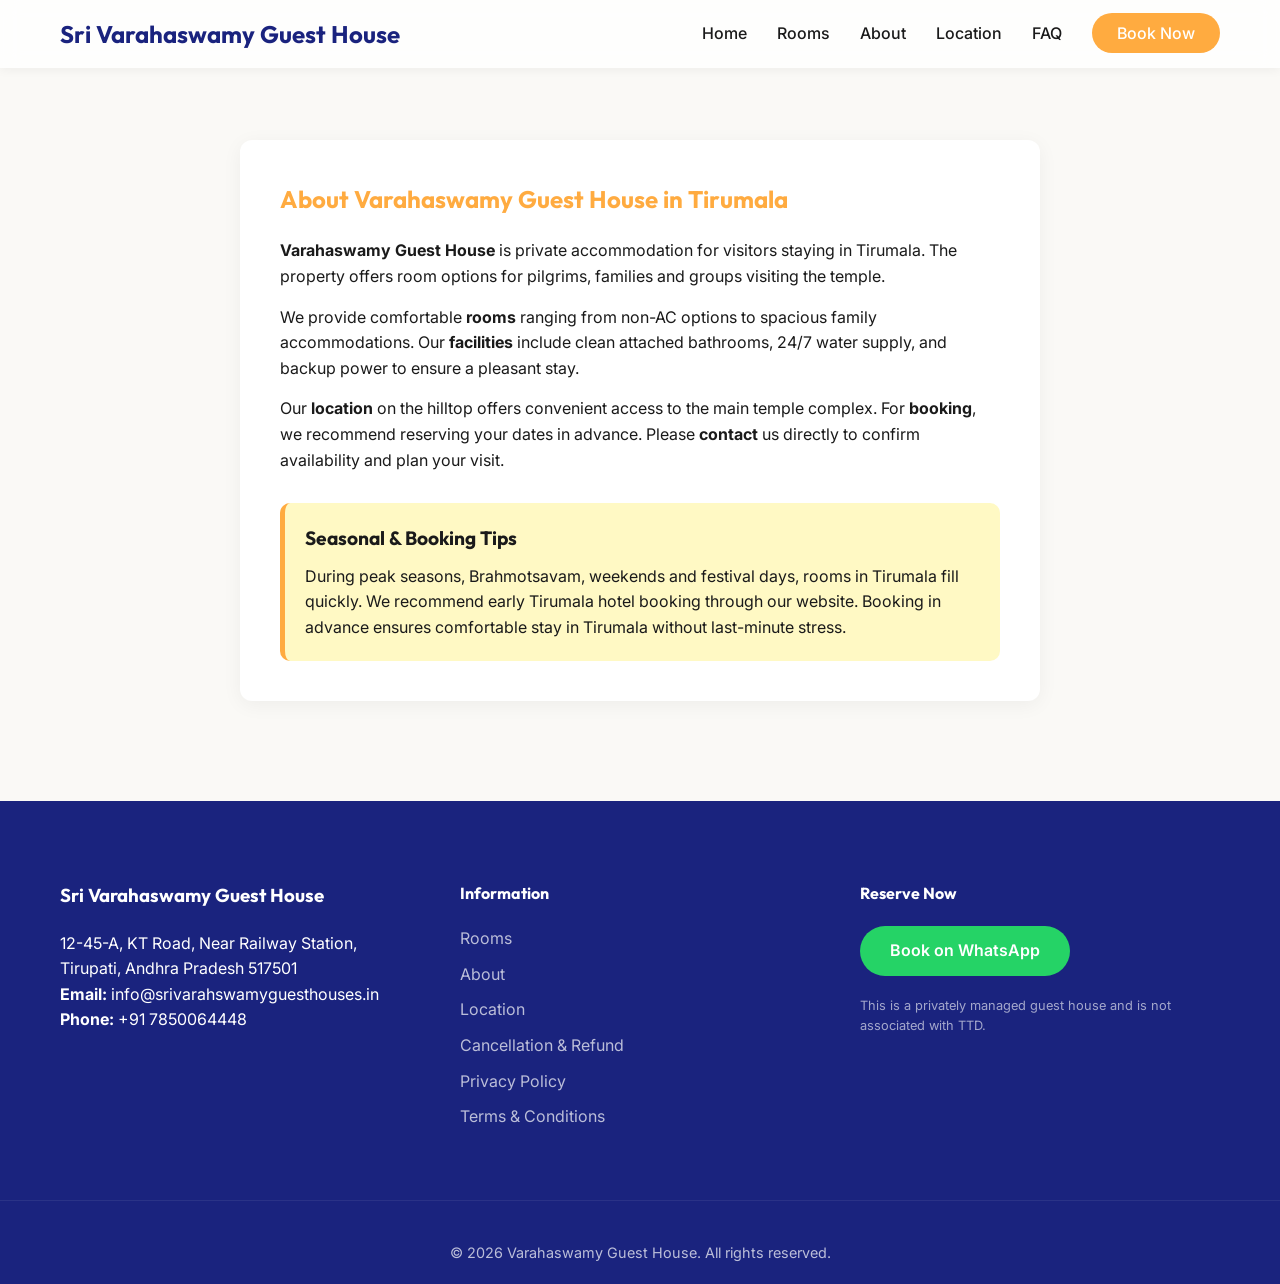
<file: about.html>
<!DOCTYPE html>
<html lang="en">
<head>
    <meta charset="UTF-8">
    <meta name="viewport" content="width=device-width, initial-scale=1.0">
    <title>About Varahaswamy Guest House | Tirumala Stay</title>
    <meta name="description" content="Learn about Varahaswamy Guest House in Tirumala. We offer affordable, clean, and peaceful accommodation near the Tirumala Temple for pilgrims and families.">
    <link rel="canonical" href="https://varahaswamyresthouse.in/about.html">
    <meta property="og:title" content="About Varahaswamy Guest House | Tirumala Stay">
    <meta property="og:description" content="Learn about Varahaswamy Guest House in Tirumala. We offer affordable, clean, and peaceful accommodation near the Tirumala Temple for pilgrims and families.">
    <meta property="og:type" content="website">
    <meta property="og:url" content="https://varahaswamyresthouse.in/about.html">
    <link rel="stylesheet" href="style.css">
    <link rel="preconnect" href="https://fonts.googleapis.com">
    <link rel="preconnect" href="https://fonts.gstatic.com" crossorigin>
    <link href="https://fonts.googleapis.com/css2?family=Outfit:wght@300;400;600;700&family=Inter:wght@400;500;600&display=swap" rel="stylesheet">
    
    <!-- Google tag (gtag.js) -->
    <script async src="https://www.googletagmanager.com/gtag/js?id=AW-18048998232"></script>
    <script>
      window.dataLayer = window.dataLayer || [];
      function gtag(){dataLayer.push(arguments);}
      gtag('js', new Date());
      gtag('config', 'AW-18048998232');
    </script>
    <script async src="https://www.googletagmanager.com/gtag/js?id=AW-18251612010"></script>
    <script>
      window.dataLayer = window.dataLayer || [];
      function gtag(){dataLayer.push(arguments);}
      gtag('js', new Date());
      gtag('config', 'AW-18251612010');
    </script>
</head>
<body>
    <nav class="navbar">
        <div class="container">
            <a href="index.html" class="logo">Sri Varahaswamy Guest House</a>
            <ul class="nav-links">
                <li><a href="index.html">Home</a></li>
                <li><a href="rooms.html">Rooms</a></li>
                <li><a href="about.html">About</a></li>
                <li><a href="location.html">Location</a></li>
                <li><a href="faq.html">FAQ</a></li>
                <li><a href="contact.html" class="btn-primary">Book Now</a></li>
            </ul>
            <button class="mobile-menu-toggle">
                <span></span>
                <span></span>
                <span></span>
            </button>
        </div>
    </nav>

    <div style="height: 80px;"></div>

    <section id="about" class="about" style="padding-top: 60px;">
        <div class="container">
            <div class="about-content" style="max-width: 800px; margin: 0 auto; background: #fff; padding: 40px; border-radius: 12px; box-shadow: 0 4px 20px rgba(0,0,0,0.05);">
                <h1 style="color: var(--primary); margin-bottom: 20px;">About Varahaswamy Guest House in Tirumala</h1>
                
                <p><strong>Varahaswamy Guest House</strong> is private accommodation for visitors staying in Tirumala. The property offers room options for pilgrims, families and groups visiting the temple.</p>
                
                <p style="margin-top: 15px;">We provide comfortable <strong>rooms</strong> ranging from non-AC options to spacious family accommodations. Our <strong>facilities</strong> include clean attached bathrooms, 24/7 water supply, and backup power to ensure a pleasant stay.</p>
                
                <p style="margin-top: 15px;">Our <strong>location</strong> on the hilltop offers convenient access to the main temple complex. For <strong>booking</strong>, we recommend reserving your dates in advance. Please <strong>contact</strong> us directly to confirm availability and plan your visit.</p>
                
                <div class="booking-advice" style="margin-top: 30px;">
                    <h2 style="font-size: 1.2rem;">Seasonal & Booking Tips</h2>
                    <p style="margin-top: 10px;">During peak seasons, Brahmotsavam, weekends and festival days, rooms in Tirumala fill quickly. We recommend early Tirumala hotel booking through our website. Booking in advance ensures comfortable stay in Tirumala without last-minute stress.</p>
                </div>
            </div>
        </div>
    </section>

    <footer class="footer">
        <div class="container footer-content">
            <div class="footer-info">
                <h3>Sri Varahaswamy Guest House</h3>
                <p>12-45-A, KT Road, Near Railway Station,<br>Tirupati, Andhra Pradesh 517501</p>
                <p><strong>Email:</strong> info@srivarahswamyguesthouses.in</p>
                <p><strong>Phone:</strong> +91 7850064448</p>
            </div>
            <div class="footer-links">
                <h4>Information</h4>
                <ul>
                    <li><a href="rooms.html">Rooms</a></li>
                    <li><a href="about.html">About</a></li>
                    <li><a href="location.html">Location</a></li>
                    <li><a href="refund-policy.html">Cancellation & Refund</a></li>
                    <li><a href="privacy-policy.html">Privacy Policy</a></li>
                    <li><a href="terms-and-conditions.html">Terms & Conditions</a></li>
                </ul>
            </div>
            <div class="footer-cta">
                <h4>Reserve Now</h4>
                <a href="https://wa.me/917850064448" class="btn-whatsapp">Book on WhatsApp</a>
                <p class="notice">This is a privately managed guest house and is not associated with TTD.</p>
            </div>
        </div>
        <div class="footer-bottom">
            <p>&copy; 2026 Varahaswamy Guest House. All rights reserved.</p>
        </div>
    </footer>
    <script>
        document.querySelector('.mobile-menu-toggle').addEventListener('click', function() {
            document.querySelector('.nav-links').classList.toggle('active');
        });
    </script>
</body>
</html>
</file>
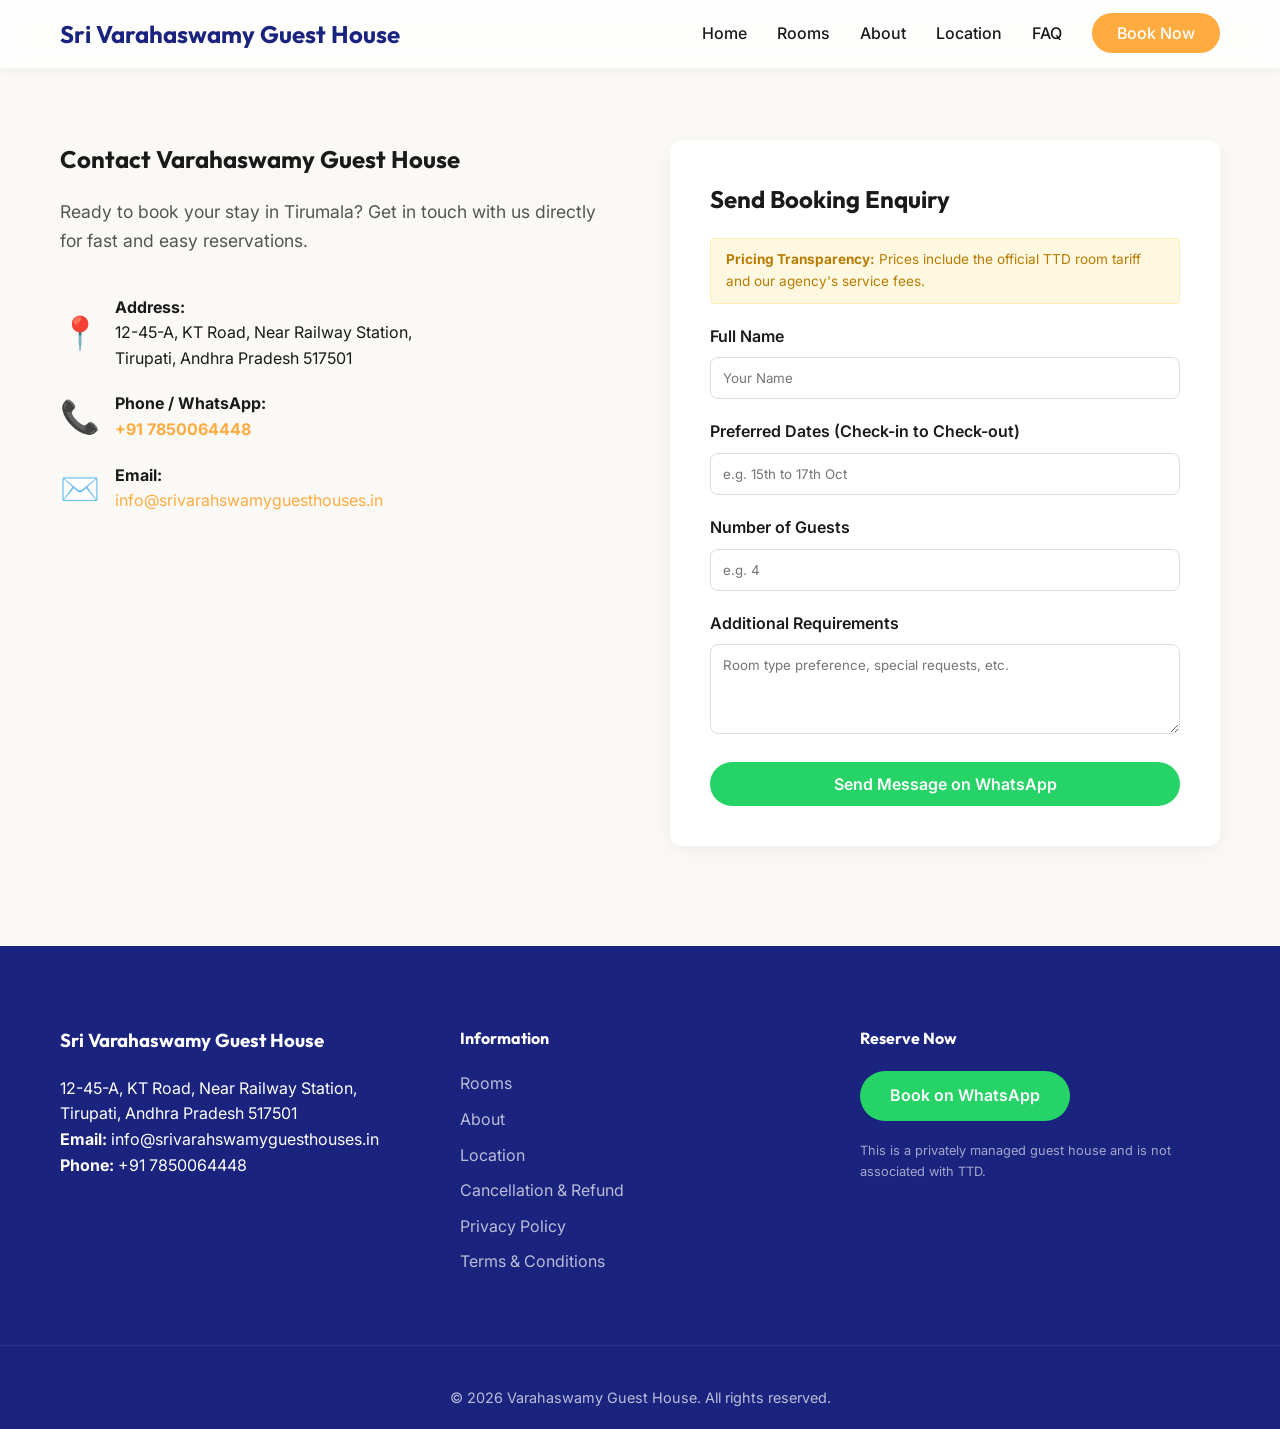
<file: contact.html>
<!DOCTYPE html>
<html lang="en">
<head>
    <meta charset="UTF-8">
    <meta name="viewport" content="width=device-width, initial-scale=1.0">
    <title>Contact Varahaswamy Guest House | Tirumala Stay Booking</title>
    <meta name="description" content="Contact Varahaswamy Guest House for Tirumala room bookings. Call or WhatsApp us to reserve your stay near the Sri Venkateswara Temple.">
    <link rel="canonical" href="https://varahaswamyresthouse.in/contact.html">
    <meta property="og:title" content="Contact Varahaswamy Guest House | Tirumala Stay Booking">
    <meta property="og:description" content="Contact Varahaswamy Guest House for Tirumala room bookings. Call or WhatsApp us to reserve your stay near the Sri Venkateswara Temple.">
    <meta property="og:type" content="website">
    <meta property="og:url" content="https://varahaswamyresthouse.in/contact.html">
    <link rel="stylesheet" href="style.css">
    <link rel="preconnect" href="https://fonts.googleapis.com">
    <link rel="preconnect" href="https://fonts.gstatic.com" crossorigin>
    <link href="https://fonts.googleapis.com/css2?family=Outfit:wght@300;400;600;700&family=Inter:wght@400;500;600&display=swap" rel="stylesheet">
    
    <!-- Google tag (gtag.js) -->
    <script async src="https://www.googletagmanager.com/gtag/js?id=AW-18048998232"></script>
    <script>
      window.dataLayer = window.dataLayer || [];
      function gtag(){dataLayer.push(arguments);}
      gtag('js', new Date());
      gtag('config', 'AW-18048998232');
    </script>
    <script async src="https://www.googletagmanager.com/gtag/js?id=AW-18251612010"></script>
    <script>
      window.dataLayer = window.dataLayer || [];
      function gtag(){dataLayer.push(arguments);}
      gtag('js', new Date());
      gtag('config', 'AW-18251612010');
    </script>
    <style>
        .contact-form {
            background: #fff;
            padding: 40px;
            border-radius: 12px;
            box-shadow: 0 4px 20px rgba(0,0,0,0.05);
        }
        .form-group {
            margin-bottom: 20px;
        }
        .form-group label {
            display: block;
            margin-bottom: 8px;
            font-weight: 600;
        }
        .form-group input, .form-group textarea {
            width: 100%;
            padding: 12px;
            border: 1px solid #ddd;
            border-radius: 8px;
            font-family: inherit;
        }
    </style>
</head>
<body>
    <nav class="navbar">
        <div class="container">
            <a href="index.html" class="logo">Sri Varahaswamy Guest House</a>
            <ul class="nav-links">
                <li><a href="index.html">Home</a></li>
                <li><a href="rooms.html">Rooms</a></li>
                <li><a href="about.html">About</a></li>
                <li><a href="location.html">Location</a></li>
                <li><a href="faq.html">FAQ</a></li>
                <li><a href="contact.html" class="btn-primary">Book Now</a></li>
            </ul>
            <button class="mobile-menu-toggle">
                <span></span>
                <span></span>
                <span></span>
            </button>
        </div>
    </nav>

    <div style="height: 80px;"></div>

    <section id="contact" style="padding-top: 60px;">
        <div class="container grid-2">
            <div>
                <h1>Contact Varahaswamy Guest House</h1>
                <p style="margin-top: 20px; font-size: 1.1rem; color: #555;">Ready to book your stay in Tirumala? Get in touch with us directly for fast and easy reservations.</p>
                
                <div style="margin-top: 40px;">
                    <div style="display: flex; align-items: center; margin-bottom: 20px;">
                        <div style="font-size: 2rem; margin-right: 15px;">📍</div>
                        <div>
                            <strong>Address:</strong><br>
                            12-45-A, KT Road, Near Railway Station,<br>Tirupati, Andhra Pradesh 517501
                        </div>
                    </div>
                    <div style="display: flex; align-items: center; margin-bottom: 20px;">
                        <div style="font-size: 2rem; margin-right: 15px;">📞</div>
                        <div>
                            <strong>Phone / WhatsApp:</strong><br>
                            <a href="tel:+917850064448" style="color: var(--primary); font-weight: bold; text-decoration: none;">+91 7850064448</a>
                        </div>
                    </div>
                    <div style="display: flex; align-items: center; margin-bottom: 20px;">
                        <div style="font-size: 2rem; margin-right: 15px;">✉️</div>
                        <div>
                            <strong>Email:</strong><br>
                            <a href="mailto:info@srivarahswamyguesthouses.in" style="color: var(--primary); text-decoration: none;">info@srivarahswamyguesthouses.in</a>
                        </div>
                    </div>
                </div>
            </div>
            
            <div class="contact-form">
                <h2 style="margin-bottom: 20px;">Send Booking Enquiry</h2>
                <div style="background-color: #fff8e1; color: #b77b02; padding: 10px 15px; border-radius: 4px; margin-bottom: 20px; border: 1px solid #ffecb3; text-align: left; font-size: 0.85rem;">
                    <strong>Pricing Transparency:</strong> Prices include the official TTD room tariff and our agency's service fees.
                </div>
                <form id="contactForm">
                    <div class="form-group">
                        <label for="name">Full Name</label>
                        <input type="text" id="name" required placeholder="Your Name">
                    </div>
                    <div class="form-group">
                        <label for="dates">Preferred Dates (Check-in to Check-out)</label>
                        <input type="text" id="dates" required placeholder="e.g. 15th to 17th Oct">
                    </div>
                    <div class="form-group">
                        <label for="guests">Number of Guests</label>
                        <input type="number" id="guests" required min="1" max="20" placeholder="e.g. 4">
                    </div>
                    <div class="form-group">
                        <label for="message">Additional Requirements</label>
                        <textarea id="message" rows="4" placeholder="Room type preference, special requests, etc."></textarea>
                    </div>
                    <button type="submit" class="btn-whatsapp w-100" style="border: none; cursor: pointer; font-size: 1rem;">Send Message on WhatsApp</button>
                </form>
            </div>
        </div>
    </section>

    <footer class="footer">
        <div class="container footer-content">
            <div class="footer-info">
                <h3>Sri Varahaswamy Guest House</h3>
                <p>12-45-A, KT Road, Near Railway Station,<br>Tirupati, Andhra Pradesh 517501</p>
                <p><strong>Email:</strong> info@srivarahswamyguesthouses.in</p>
                <p><strong>Phone:</strong> +91 7850064448</p>
            </div>
            <div class="footer-links">
                <h4>Information</h4>
                <ul>
                    <li><a href="rooms.html">Rooms</a></li>
                    <li><a href="about.html">About</a></li>
                    <li><a href="location.html">Location</a></li>
                    <li><a href="refund-policy.html">Cancellation & Refund</a></li>
                    <li><a href="privacy-policy.html">Privacy Policy</a></li>
                    <li><a href="terms-and-conditions.html">Terms & Conditions</a></li>
                </ul>
            </div>
            <div class="footer-cta">
                <h4>Reserve Now</h4>
                <a href="https://wa.me/917850064448" class="btn-whatsapp">Book on WhatsApp</a>
                <p class="notice">This is a privately managed guest house and is not associated with TTD.</p>
            </div>
        </div>
        <div class="footer-bottom">
            <p>&copy; 2026 Varahaswamy Guest House. All rights reserved.</p>
        </div>
    </footer>
    <script>
        document.querySelector('.mobile-menu-toggle').addEventListener('click', function() {
            document.querySelector('.nav-links').classList.toggle('active');
        });
        
        document.getElementById('contactForm').onsubmit = function(e) {
            e.preventDefault();
            const name = document.getElementById('name').value;
            const dates = document.getElementById('dates').value;
            const guests = document.getElementById('guests').value;
            const message = document.getElementById('message').value;

            const text = `Hi, I want to book a stay.\n\n*Details:*\n- Name: ${name}\n- Dates: ${dates}\n- Guests: ${guests}\n- Note: ${message}`;
            const encodedMessage = encodeURIComponent(text);
            const whatsappUrl = `https://wa.me/917850064448?text=${encodedMessage}`;
            window.open(whatsappUrl, '_blank');
        };
    </script>
</body>
</html>
</file>
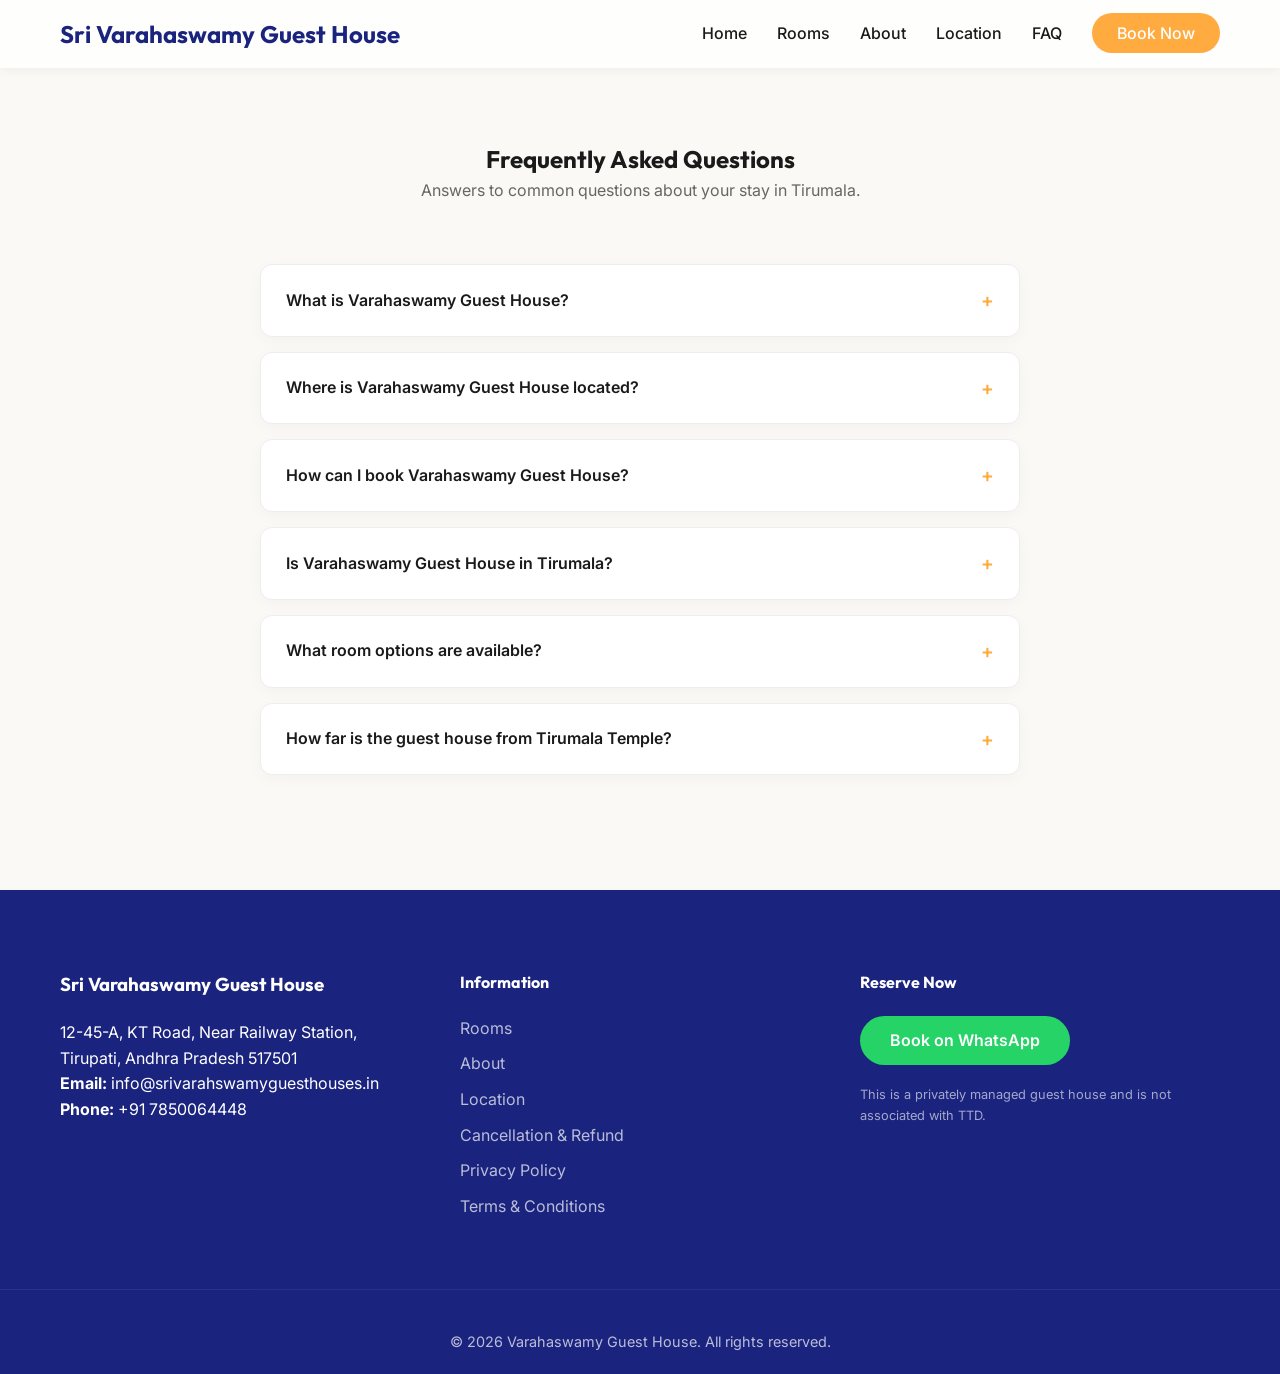
<file: faq.html>
<!DOCTYPE html>
<html lang="en">
<head>
    <meta charset="UTF-8">
    <meta name="viewport" content="width=device-width, initial-scale=1.0">
    <title>Varahaswamy Guest House FAQ | Tirumala Stay Information</title>
    <meta name="description" content="Frequently asked questions about staying at Varahaswamy Guest House in Tirumala. Learn about booking, location, check-in times, and family rooms.">
    <link rel="canonical" href="https://varahaswamyresthouse.in/faq.html">
    <meta property="og:title" content="Varahaswamy Guest House FAQ | Tirumala Stay Information">
    <meta property="og:description" content="Frequently asked questions about staying at Varahaswamy Guest House in Tirumala. Learn about booking, location, check-in times, and family rooms.">
    <meta property="og:type" content="website">
    <meta property="og:url" content="https://varahaswamyresthouse.in/faq.html">
    <link rel="stylesheet" href="style.css">
    <link rel="preconnect" href="https://fonts.googleapis.com">
    <link rel="preconnect" href="https://fonts.gstatic.com" crossorigin>
    <link href="https://fonts.googleapis.com/css2?family=Outfit:wght@300;400;600;700&family=Inter:wght@400;500;600&display=swap" rel="stylesheet">
    
    <!-- Google tag (gtag.js) -->
    <script async src="https://www.googletagmanager.com/gtag/js?id=AW-18048998232"></script>
    <script>
      window.dataLayer = window.dataLayer || [];
      function gtag(){dataLayer.push(arguments);}
      gtag('js', new Date());
      gtag('config', 'AW-18048998232');
    </script>
    <script async src="https://www.googletagmanager.com/gtag/js?id=AW-18251612010"></script>
    <script>
      window.dataLayer = window.dataLayer || [];
      function gtag(){dataLayer.push(arguments);}
      gtag('js', new Date());
      gtag('config', 'AW-18251612010');
    </script>

    <script type="application/ld+json">
    {
      "@context": "https://schema.org",
      "@type": "FAQPage",
      "mainEntity": [{
        "@type": "Question",
        "name": "What is Varahaswamy Guest House?",
        "acceptedAnswer": {
          "@type": "Answer",
          "text": "Sri Varahaswamy Guest House is a private accommodation option offering rooms for pilgrims, families and visitors."
        }
      }, {
        "@type": "Question",
        "name": "Where is Varahaswamy Guest House located?",
        "acceptedAnswer": {
          "@type": "Answer",
          "text": "Our guest house is located top on hill in Tirumala, making it convenient for darshan and temple visits."
        }
      }, {
        "@type": "Question",
        "name": "How can I book Varahaswamy Guest House?",
        "acceptedAnswer": {
          "@type": "Answer",
          "text": "You can book rooms easily through our website using the Book Now buttons or by contacting us directly on WhatsApp."
        }
      }, {
        "@type": "Question",
        "name": "Is Varahaswamy Guest House in Tirumala?",
        "acceptedAnswer": {
          "@type": "Answer",
          "text": "Yes, it is located directly in Tirumala top on hill."
        }
      }, {
        "@type": "Question",
        "name": "What room options are available?",
        "acceptedAnswer": {
          "@type": "Answer",
          "text": "We offer both AC and Non-AC family rooms suitable for 3–5 guests, as well as large group rooms for up to 8 guests."
        }
      }, {
        "@type": "Question",
        "name": "How far is the guest house from Tirumala Temple?",
        "acceptedAnswer": {
          "@type": "Answer",
          "text": "Our guest house is located very near the Tirumala Temple, making it an ideal stay for devotees."
        }
      }]
    }
    </script>
</head>
<body>
    <nav class="navbar">
        <div class="container">
            <a href="index.html" class="logo">Sri Varahaswamy Guest House</a>
            <ul class="nav-links">
                <li><a href="index.html">Home</a></li>
                <li><a href="rooms.html">Rooms</a></li>
                <li><a href="about.html">About</a></li>
                <li><a href="location.html">Location</a></li>
                <li><a href="faq.html">FAQ</a></li>
                <li><a href="contact.html" class="btn-primary">Book Now</a></li>
            </ul>
            <button class="mobile-menu-toggle">
                <span></span>
                <span></span>
                <span></span>
            </button>
        </div>
    </nav>

    <div style="height: 80px;"></div>

    <section id="faq" class="faq" style="padding-top: 60px;">
        <div class="container" style="max-width: 800px; margin: 0 auto;">
            <div class="section-header">
                <h1>Frequently Asked Questions</h1>
                <p>Answers to common questions about your stay in Tirumala.</p>
            </div>
            
            <div class="faq-item">
                <div class="faq-question">What is Varahaswamy Guest House?</div>
                <div class="faq-answer">
                    <p>Sri Varahaswamy Guest House is a private accommodation option offering rooms for pilgrims, families and visitors.</p>
                </div>
            </div>
            <div class="faq-item">
                <div class="faq-question">Where is Varahaswamy Guest House located?</div>
                <div class="faq-answer">
                    <p>Our guest house is located top on hill in Tirumala, making it convenient for darshan and temple visits.</p>
                </div>
            </div>
            <div class="faq-item">
                <div class="faq-question">How can I book Varahaswamy Guest House?</div>
                <div class="faq-answer">
                    <p>You can book rooms easily through our website using the "Book Now" buttons or by contacting us directly on WhatsApp.</p>
                </div>
            </div>
            <div class="faq-item">
                <div class="faq-question">Is Varahaswamy Guest House in Tirumala?</div>
                <div class="faq-answer">
                    <p>Yes, it is located directly in Tirumala top on hill.</p>
                </div>
            </div>
            <div class="faq-item">
                <div class="faq-question">What room options are available?</div>
                <div class="faq-answer">
                    <p>We offer both AC and Non-AC family rooms suitable for 3–5 guests, as well as large group rooms for up to 8 guests.</p>
                </div>
            </div>
            <div class="faq-item">
                <div class="faq-question">How far is the guest house from Tirumala Temple?</div>
                <div class="faq-answer">
                    <p>Our guest house is located very near the Tirumala Temple, making it an ideal stay for devotees.</p>
                </div>
            </div>
        </div>
    </section>

    <footer class="footer">
        <div class="container footer-content">
            <div class="footer-info">
                <h3>Sri Varahaswamy Guest House</h3>
                <p>12-45-A, KT Road, Near Railway Station,<br>Tirupati, Andhra Pradesh 517501</p>
                <p><strong>Email:</strong> info@srivarahswamyguesthouses.in</p>
                <p><strong>Phone:</strong> +91 7850064448</p>
            </div>
            <div class="footer-links">
                <h4>Information</h4>
                <ul>
                    <li><a href="rooms.html">Rooms</a></li>
                    <li><a href="about.html">About</a></li>
                    <li><a href="location.html">Location</a></li>
                    <li><a href="refund-policy.html">Cancellation & Refund</a></li>
                    <li><a href="privacy-policy.html">Privacy Policy</a></li>
                    <li><a href="terms-and-conditions.html">Terms & Conditions</a></li>
                </ul>
            </div>
            <div class="footer-cta">
                <h4>Reserve Now</h4>
                <a href="https://wa.me/917850064448" class="btn-whatsapp">Book on WhatsApp</a>
                <p class="notice">This is a privately managed guest house and is not associated with TTD.</p>
            </div>
        </div>
        <div class="footer-bottom">
            <p>&copy; 2026 Varahaswamy Guest House. All rights reserved.</p>
        </div>
    </footer>
    <script>
        document.querySelector('.mobile-menu-toggle').addEventListener('click', function() {
            document.querySelector('.nav-links').classList.toggle('active');
        });
        document.querySelectorAll('.faq-question').forEach(question => {
            question.addEventListener('click', () => {
                const item = question.parentNode;
                item.classList.toggle('active');
            });
        });
    </script>
</body>
</html>
</file>
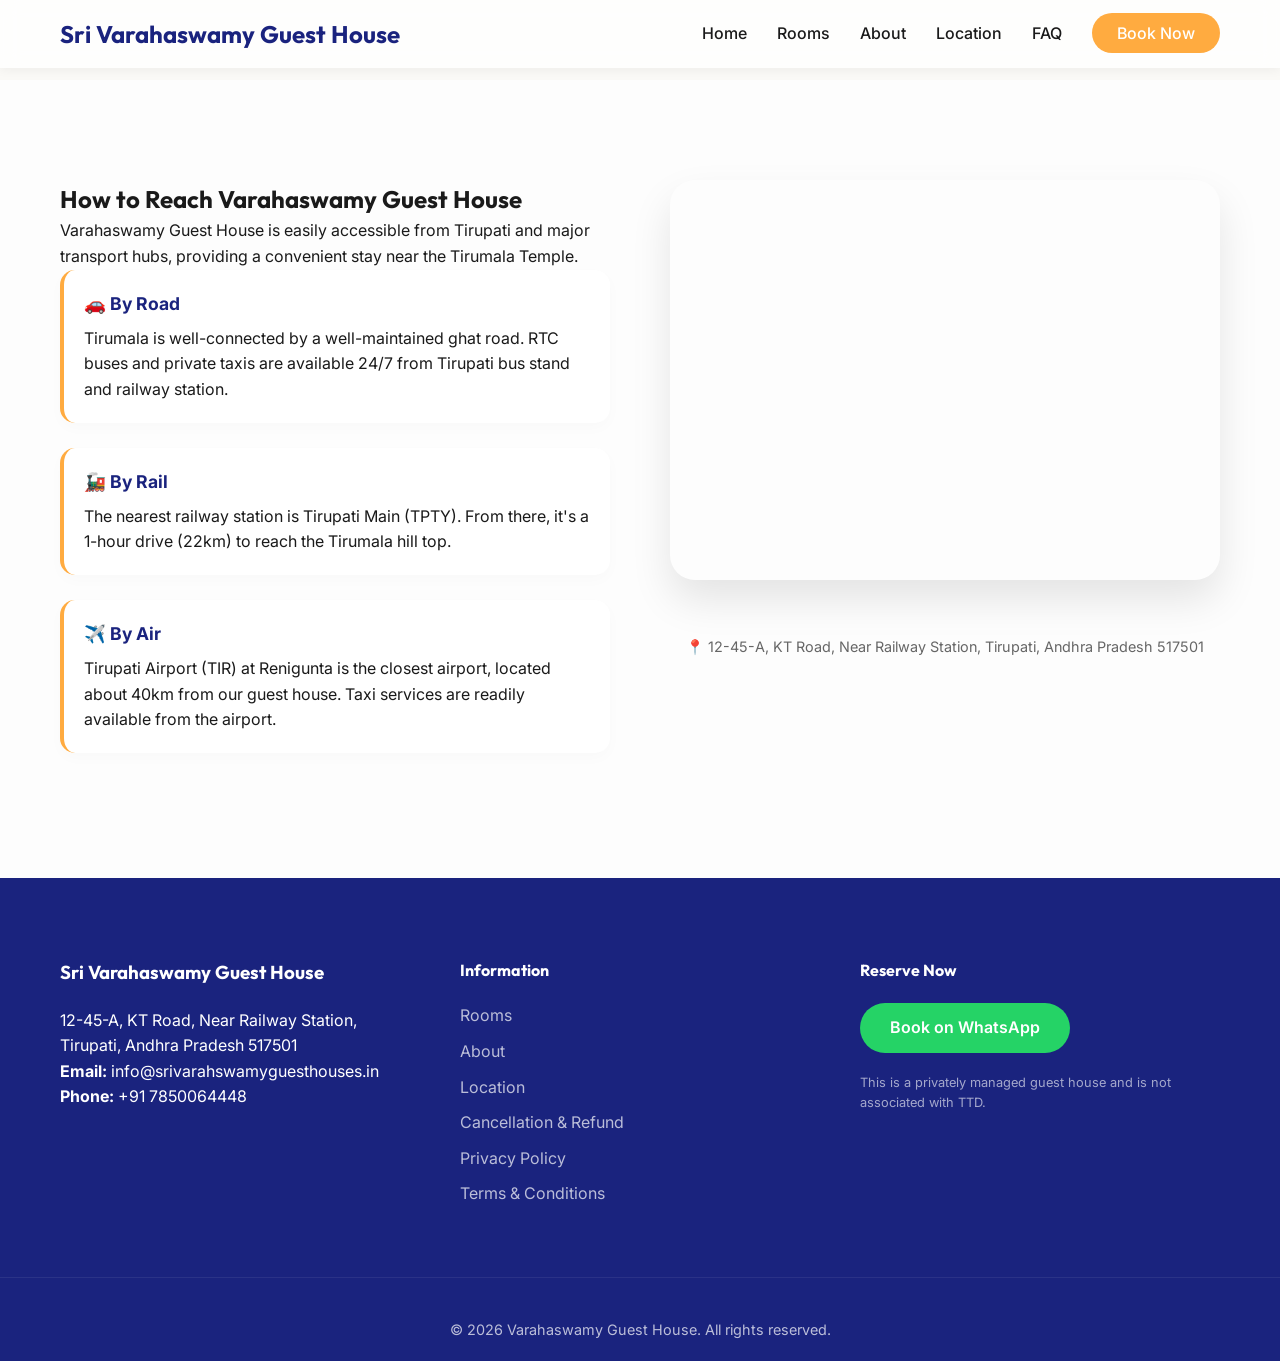
<file: location.html>
<!DOCTYPE html>
<html lang="en">
<head>
    <meta charset="UTF-8">
    <meta name="viewport" content="width=device-width, initial-scale=1.0">
    <title>Varahaswamy Guest House Location | How to Reach Tirumala</title>
    <meta name="description" content="Find the location of Varahaswamy Guest House in Tirumala. Detailed guide on how to reach via road, train, or air for a convenient pilgrimage stay.">
    <link rel="canonical" href="https://varahaswamyresthouse.in/location.html">
    <meta property="og:title" content="Varahaswamy Guest House Location | How to Reach Tirumala">
    <meta property="og:description" content="Find the location of Varahaswamy Guest House in Tirumala. Detailed guide on how to reach via road, train, or air for a convenient pilgrimage stay.">
    <meta property="og:type" content="website">
    <meta property="og:url" content="https://varahaswamyresthouse.in/location.html">
    <link rel="stylesheet" href="style.css">
    <link rel="preconnect" href="https://fonts.googleapis.com">
    <link rel="preconnect" href="https://fonts.gstatic.com" crossorigin>
    <link href="https://fonts.googleapis.com/css2?family=Outfit:wght@300;400;600;700&family=Inter:wght@400;500;600&display=swap" rel="stylesheet">
    
    <!-- Google tag (gtag.js) -->
    <script async src="https://www.googletagmanager.com/gtag/js?id=AW-18048998232"></script>
    <script>
      window.dataLayer = window.dataLayer || [];
      function gtag(){dataLayer.push(arguments);}
      gtag('js', new Date());
      gtag('config', 'AW-18048998232');
    </script>
    <script async src="https://www.googletagmanager.com/gtag/js?id=AW-18251612010"></script>
    <script>
      window.dataLayer = window.dataLayer || [];
      function gtag(){dataLayer.push(arguments);}
      gtag('js', new Date());
      gtag('config', 'AW-18251612010');
    </script>
</head>
<body>
    <nav class="navbar">
        <div class="container">
            <a href="index.html" class="logo">Sri Varahaswamy Guest House</a>
            <ul class="nav-links">
                <li><a href="index.html">Home</a></li>
                <li><a href="rooms.html">Rooms</a></li>
                <li><a href="about.html">About</a></li>
                <li><a href="location.html">Location</a></li>
                <li><a href="faq.html">FAQ</a></li>
                <li><a href="contact.html" class="btn-primary">Book Now</a></li>
            </ul>
            <button class="mobile-menu-toggle">
                <span></span>
                <span></span>
                <span></span>
            </button>
        </div>
    </nav>

    <div style="height: 80px;"></div>

    <section id="how-to-reach" class="how-to-reach">
        <div class="container grid-2">
            <div class="reach-info">
                <h1>How to Reach Varahaswamy Guest House</h1>
                <p>Varahaswamy Guest House is easily accessible from Tirupati and major transport hubs, providing a convenient stay near the Tirumala Temple.</p>
                <div class="reach-item">
                    <strong>🚗 By Road</strong>
                    <p>Tirumala is well-connected by a well-maintained ghat road. RTC buses and private taxis are available 24/7 from Tirupati bus stand and railway station.</p>
                </div>
                <div class="reach-item">
                    <strong>🚂 By Rail</strong>
                    <p>The nearest railway station is Tirupati Main (TPTY). From there, it's a 1-hour drive (22km) to reach the Tirumala hill top.</p>
                </div>
                <div class="reach-item">
                    <strong>✈️ By Air</strong>
                    <p>Tirupati Airport (TIR) at Renigunta is the closest airport, located about 40km from our guest house. Taxi services are readily available from the airport.</p>
                </div>
            </div>
            <div class="map-box">
                <div class="map-container">
                    <iframe 
                        src="https://www.google.com/maps/embed?pb=!1m18!1m12!1m3!1d3877.348684784346!2d79.34444537526315!3d13.68222228669477!2m3!1f0!2f0!3f0!3m2!1i1024!2i768!4f13.1!3m3!1m2!1s0x3a4d4b2e8a1a2b3d%3A0xc5dae3d82d5d6d3c!2sSri%20Varahaswamy%20Guest%20House!5e0!3m2!1sen!2sin!4v1710940000000!5m2!1sen!2sin" 
                        width="100%" 
                        height="400" 
                        style="border:0;" 
                        allowfullscreen="" 
                        loading="lazy"
                        title="Map of Varahaswamy Guest House Location">
                    </iframe>
                </div>
                <p class="map-caption">📍 12-45-A, KT Road, Near Railway Station, Tirupati, Andhra Pradesh 517501</p>
            </div>
        </div>
    </section>

    <footer class="footer">
        <div class="container footer-content">
            <div class="footer-info">
                <h3>Sri Varahaswamy Guest House</h3>
                <p>12-45-A, KT Road, Near Railway Station,<br>Tirupati, Andhra Pradesh 517501</p>
                <p><strong>Email:</strong> info@srivarahswamyguesthouses.in</p>
                <p><strong>Phone:</strong> +91 7850064448</p>
            </div>
            <div class="footer-links">
                <h4>Information</h4>
                <ul>
                    <li><a href="rooms.html">Rooms</a></li>
                    <li><a href="about.html">About</a></li>
                    <li><a href="location.html">Location</a></li>
                    <li><a href="refund-policy.html">Cancellation & Refund</a></li>
                    <li><a href="privacy-policy.html">Privacy Policy</a></li>
                    <li><a href="terms-and-conditions.html">Terms & Conditions</a></li>
                </ul>
            </div>
            <div class="footer-cta">
                <h4>Reserve Now</h4>
                <a href="https://wa.me/917850064448" class="btn-whatsapp">Book on WhatsApp</a>
                <p class="notice">This is a privately managed guest house and is not associated with TTD.</p>
            </div>
        </div>
        <div class="footer-bottom">
            <p>&copy; 2026 Varahaswamy Guest House. All rights reserved.</p>
        </div>
    </footer>
    <script>
        document.querySelector('.mobile-menu-toggle').addEventListener('click', function() {
            document.querySelector('.nav-links').classList.toggle('active');
        });
    </script>
</body>
</html>
</file>
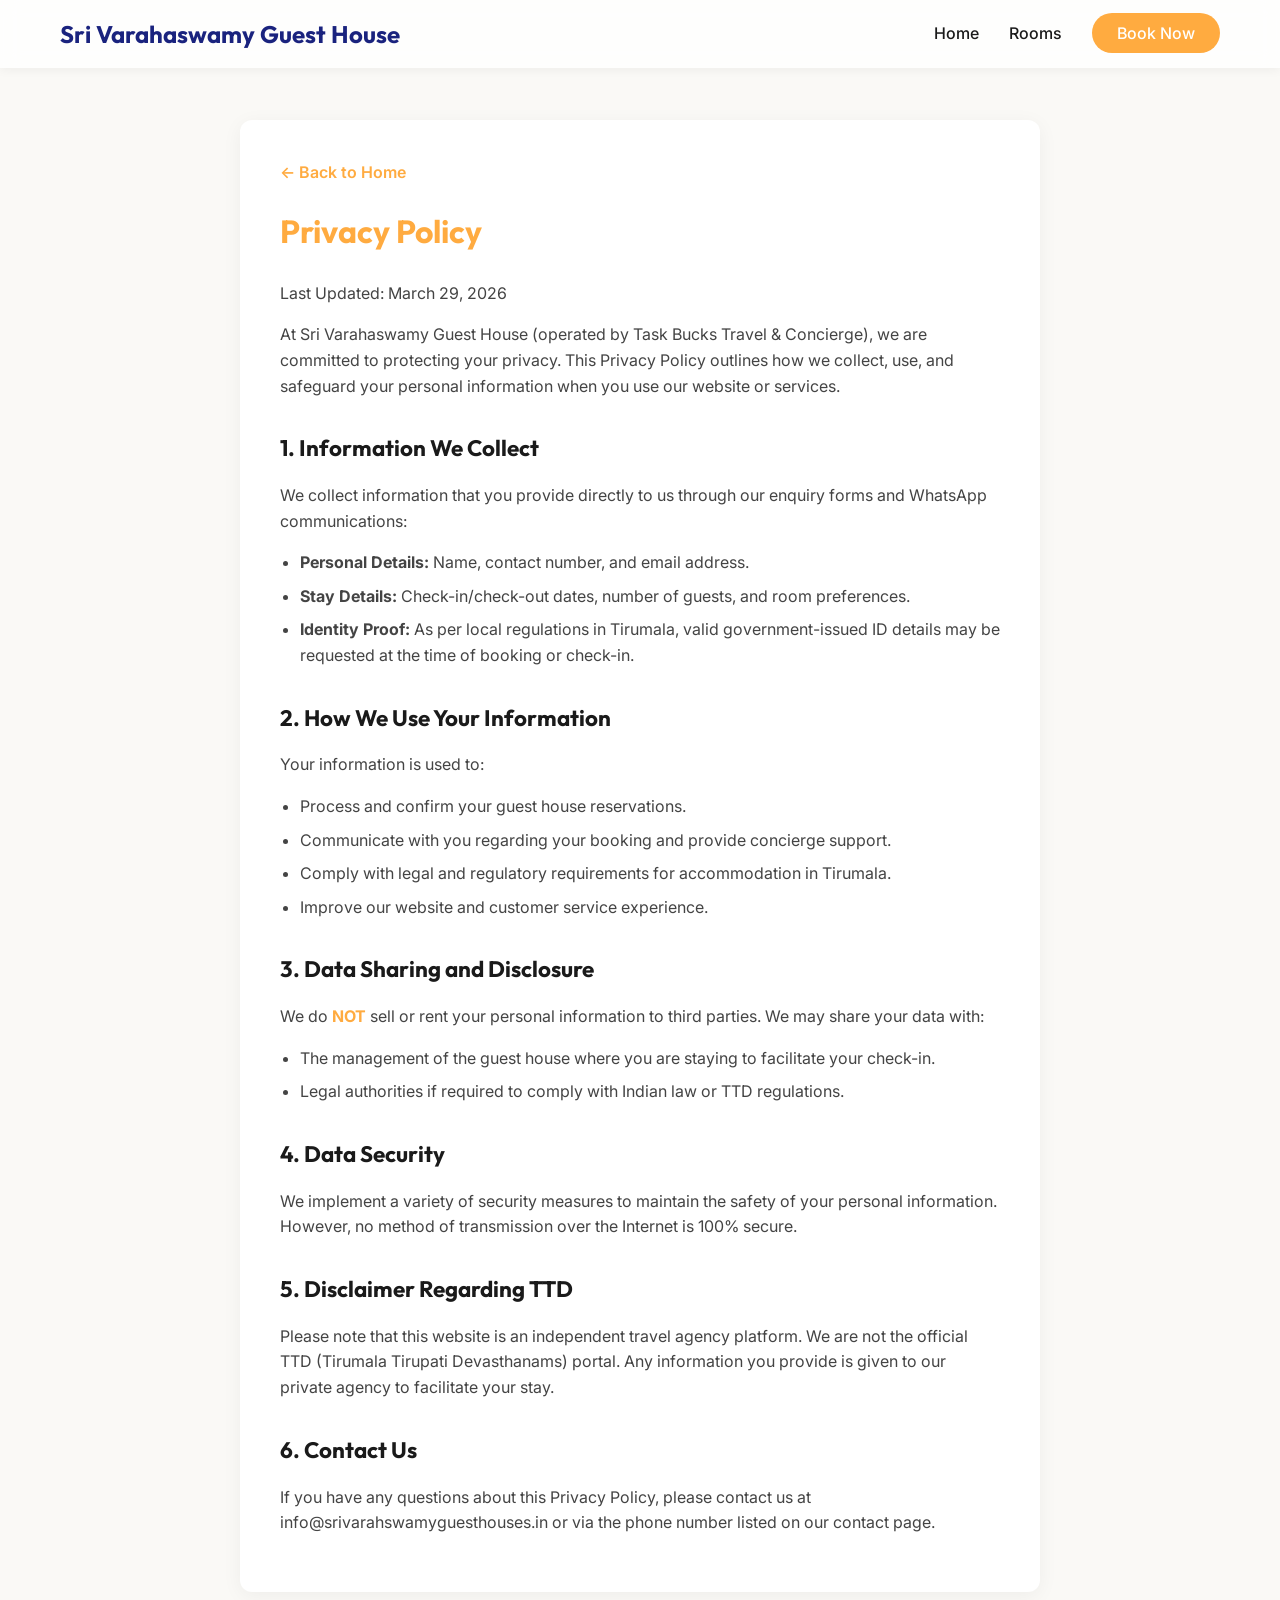
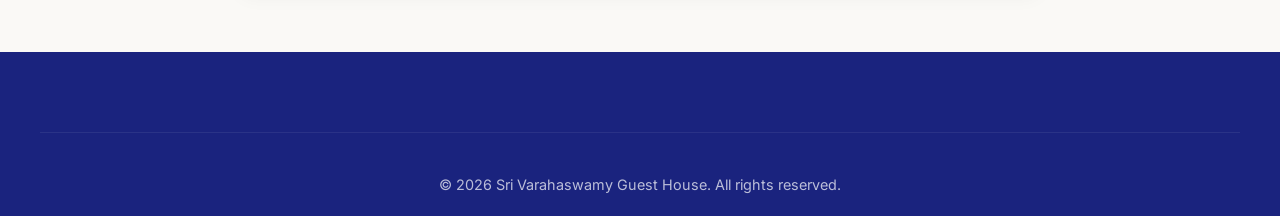
<file: privacy-policy.html>
<!DOCTYPE html>
<html lang="en">
<head>
    <meta charset="UTF-8">
    <meta name="viewport" content="width=device-width, initial-scale=1.0">
    <title>Privacy Policy | Varahaswamy Guest House Tirumala</title>
    <meta name="description" content="Privacy Policy for Varahaswamy Guest House in Tirumala. Learn how we handle and protect your personal information during your stay.">
    <link rel="canonical" href="https://varahaswamyresthouse.in/privacy-policy.html">
    <meta property="og:title" content="Privacy Policy | Varahaswamy Guest House Tirumala">
    <meta property="og:description" content="Privacy Policy for Varahaswamy Guest House in Tirumala. Learn how we handle and protect your personal information during your stay.">
    <meta property="og:type" content="website">
    <meta property="og:url" content="https://varahaswamyresthouse.in/privacy-policy.html">
    <link rel="stylesheet" href="style.css">
    <link rel="preconnect" href="https://fonts.googleapis.com">
    <link rel="preconnect" href="https://fonts.gstatic.com" crossorigin>
    <link href="https://fonts.googleapis.com/css2?family=Outfit:wght@300;400;600;700&family=Inter:wght@400;500;600&display=swap" rel="stylesheet">
    <style>
        .policy-container {
            max-width: 800px;
            margin: 120px auto 60px;
            padding: 40px;
            background: #fff;
            border-radius: 12px;
            box-shadow: 0 4px 20px rgba(0,0,0,0.05);
        }
        .policy-container h1 {
            margin-bottom: 24px;
            color: var(--primary);
        }
        .policy-container h2 {
            margin-top: 32px;
            margin-bottom: 16px;
            font-size: 1.4rem;
        }
        .policy-container p {
            margin-bottom: 16px;
            line-height: 1.6;
            color: #444;
        }
        .policy-container ul {
            margin-bottom: 16px;
            padding-left: 20px;
        }
        .policy-container li {
            margin-bottom: 8px;
            color: #444;
        }
        .back-home {
            display: inline-block;
            margin-bottom: 20px;
            color: var(--primary);
            text-decoration: none;
            font-weight: 600;
        }
    </style>
    <!-- Google tag (gtag.js) -->
    <script async src="https://www.googletagmanager.com/gtag/js?id=AW-18251612010"></script>
    <script>
      window.dataLayer = window.dataLayer || [];
      function gtag(){dataLayer.push(arguments);}
      gtag('js', new Date());

      gtag('config', 'AW-18251612010');
    </script>
    <!-- Event snippet for Page view conversion page -->
    <script>
    function gtag_report_conversion(url) {
      var callback = function () {
        if (typeof(url) != 'undefined') {
          window.location = url;
        }
      };
      gtag('event', 'conversion', {
          'send_to': 'AW-18251612010/GsbsCL_o1MEcEOr-hf9D',
          'value': 1.0,
          'currency': 'INR',
          'event_callback': callback
      });
      return false;
    }
    </script>
</head>
<body>
    <nav class="navbar">
        <div class="container">
            <a href="index.html" class="logo">Sri Varahaswamy Guest House</a>
            <ul class="nav-links">
                <li><a href="index.html">Home</a></li>
                <li><a href="index.html#rooms">Rooms</a></li>
                <li><a href="index.html#contact" class="btn-primary">Book Now</a></li>
            </ul>
        </div>
    </nav>

    <div class="container">
        <div class="policy-container">
            <a href="index.html" class="back-home">← Back to Home</a>
            <h1>Privacy Policy</h1>
            <p>Last Updated: March 29, 2026</p>
            
            <p>At Sri Varahaswamy Guest House (operated by Task Bucks Travel & Concierge), we are committed to protecting your privacy. This Privacy Policy outlines how we collect, use, and safeguard your personal information when you use our website or services.</p>

            <h2>1. Information We Collect</h2>
            <p>We collect information that you provide directly to us through our enquiry forms and WhatsApp communications:</p>
            <ul>
                <li><strong>Personal Details:</strong> Name, contact number, and email address.</li>
                <li><strong>Stay Details:</strong> Check-in/check-out dates, number of guests, and room preferences.</li>
                <li><strong>Identity Proof:</strong> As per local regulations in Tirumala, valid government-issued ID details may be requested at the time of booking or check-in.</li>
            </ul>

            <h2>2. How We Use Your Information</h2>
            <p>Your information is used to:</p>
            <ul>
                <li>Process and confirm your guest house reservations.</li>
                <li>Communicate with you regarding your booking and provide concierge support.</li>
                <li>Comply with legal and regulatory requirements for accommodation in Tirumala.</li>
                <li>Improve our website and customer service experience.</li>
            </ul>

            <h2>3. Data Sharing and Disclosure</h2>
            <p>We do <strong style="color: var(--primary);">NOT</strong> sell or rent your personal information to third parties. We may share your data with:</p>
            <ul>
                <li>The management of the guest house where you are staying to facilitate your check-in.</li>
                <li>Legal authorities if required to comply with Indian law or TTD regulations.</li>
            </ul>

            <h2>4. Data Security</h2>
            <p>We implement a variety of security measures to maintain the safety of your personal information. However, no method of transmission over the Internet is 100% secure.</p>

            <h2>5. Disclaimer Regarding TTD</h2>
            <p>Please note that this website is an independent travel agency platform. We are not the official TTD (Tirumala Tirupati Devasthanams) portal. Any information you provide is given to our private agency to facilitate your stay.</p>

            <h2>6. Contact Us</h2>
            <p>If you have any questions about this Privacy Policy, please contact us at info@srivarahswamyguesthouses.in or via the phone number listed on our contact page.</p>
        </div>
    </div>

    <footer class="footer">
        <div class="container footer-bottom">
            <p>&copy; 2026 Sri Varahaswamy Guest House. All rights reserved.</p>
        </div>
    </footer>
</body>
</html>
</file>
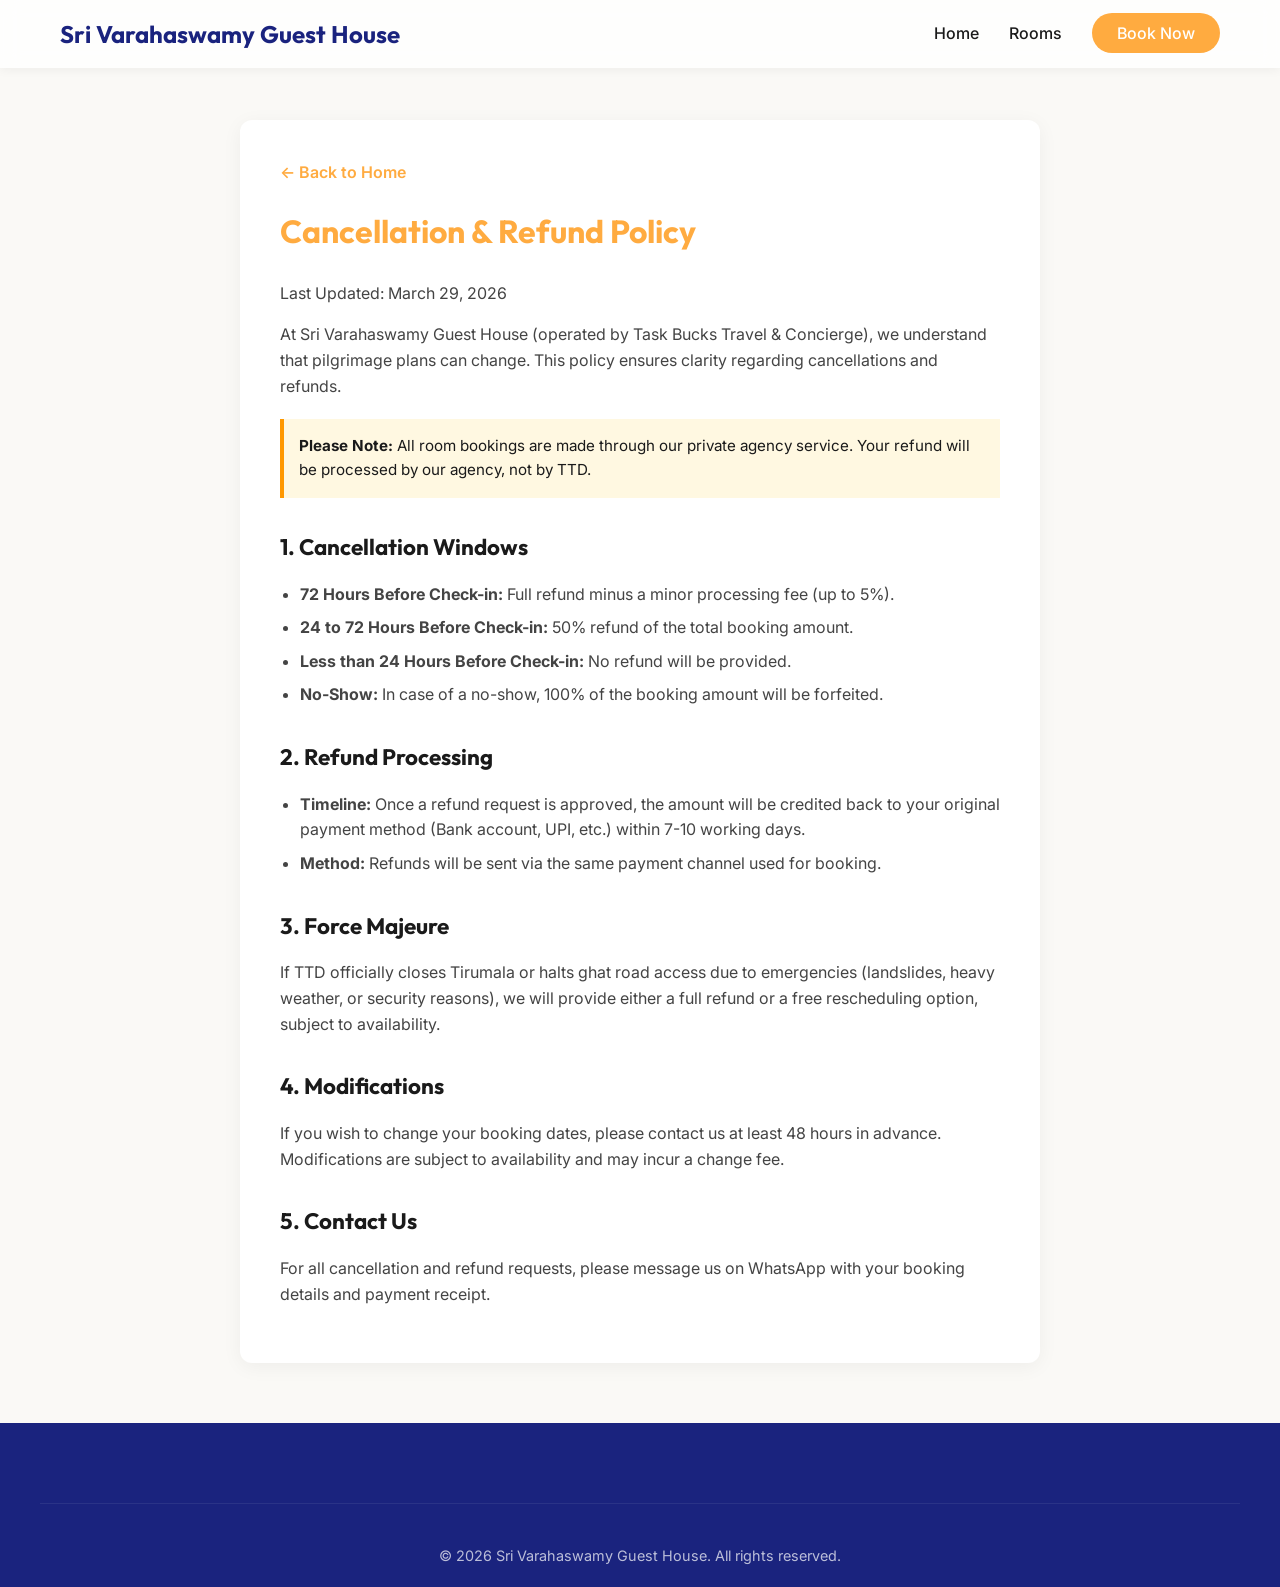
<file: refund-policy.html>
<!DOCTYPE html>
<html lang="en">
<head>
    <meta charset="UTF-8">
    <meta name="viewport" content="width=device-width, initial-scale=1.0">
    <title>Cancellation & Refund Policy | Varahaswamy Guest House Tirumala</title>
    <meta name="description" content="Cancellation and Refund Policy for Varahaswamy Guest House Tirumala bookings. Read our guidelines for room booking cancellations.">
    <link rel="canonical" href="https://varahaswamyresthouse.in/refund-policy.html">
    <meta property="og:title" content="Cancellation & Refund Policy | Varahaswamy Guest House Tirumala">
    <meta property="og:description" content="Cancellation and Refund Policy for Varahaswamy Guest House Tirumala bookings. Read our guidelines for room booking cancellations.">
    <meta property="og:type" content="website">
    <meta property="og:url" content="https://varahaswamyresthouse.in/refund-policy.html">
    <link rel="stylesheet" href="style.css">
    <link rel="preconnect" href="https://fonts.googleapis.com">
    <link rel="preconnect" href="https://fonts.gstatic.com" crossorigin>
    <link href="https://fonts.googleapis.com/css2?family=Outfit:wght@300;400;600;700&family=Inter:wght@400;500;600&display=swap" rel="stylesheet">
    <style>
        .policy-container {
            max-width: 800px;
            margin: 120px auto 60px;
            padding: 40px;
            background: #fff;
            border-radius: 12px;
            box-shadow: 0 4px 20px rgba(0,0,0,0.05);
        }
        .policy-container h1 {
            margin-bottom: 24px;
            color: var(--primary);
        }
        .policy-container h2 {
            margin-top: 32px;
            margin-bottom: 16px;
            font-size: 1.4rem;
        }
        .policy-container p {
            margin-bottom: 16px;
            line-height: 1.6;
            color: #444;
        }
        .policy-container ul {
            margin-bottom: 16px;
            padding-left: 20px;
        }
        .policy-container li {
            margin-bottom: 8px;
            color: #444;
        }
        .back-home {
            display: inline-block;
            margin-bottom: 20px;
            color: var(--primary);
            text-decoration: none;
            font-weight: 600;
        }
        .highlight-box {
            background-color: #fff8e1;
            border-left: 4px solid #ff9800;
            padding: 15px;
            margin: 20px 0;
            font-size: 0.95rem;
        }
    </style>
    <!-- Google tag (gtag.js) -->
    <script async src="https://www.googletagmanager.com/gtag/js?id=AW-18251612010"></script>
    <script>
      window.dataLayer = window.dataLayer || [];
      function gtag(){dataLayer.push(arguments);}
      gtag('js', new Date());

      gtag('config', 'AW-18251612010');
    </script>
    <!-- Event snippet for Page view conversion page -->
    <script>
    function gtag_report_conversion(url) {
      var callback = function () {
        if (typeof(url) != 'undefined') {
          window.location = url;
        }
      };
      gtag('event', 'conversion', {
          'send_to': 'AW-18251612010/GsbsCL_o1MEcEOr-hf9D',
          'value': 1.0,
          'currency': 'INR',
          'event_callback': callback
      });
      return false;
    }
    </script>
</head>
<body>
    <nav class="navbar">
        <div class="container">
            <a href="index.html" class="logo">Sri Varahaswamy Guest House</a>
            <ul class="nav-links">
                <li><a href="index.html">Home</a></li>
                <li><a href="index.html#rooms">Rooms</a></li>
                <li><a href="index.html#contact" class="btn-primary">Book Now</a></li>
            </ul>
        </div>
    </nav>

    <div class="container">
        <div class="policy-container">
            <a href="index.html" class="back-home">← Back to Home</a>
            <h1>Cancellation & Refund Policy</h1>
            <p>Last Updated: March 29, 2026</p>
            
            <p>At Sri Varahaswamy Guest House (operated by Task Bucks Travel & Concierge), we understand that pilgrimage plans can change. This policy ensures clarity regarding cancellations and refunds.</p>

            <div class="highlight-box">
                <strong>Please Note:</strong> All room bookings are made through our private agency service. Your refund will be processed by our agency, not by TTD.
            </div>

            <h2>1. Cancellation Windows</h2>
            <ul>
                <li><strong>72 Hours Before Check-in:</strong> Full refund minus a minor processing fee (up to 5%).</li>
                <li><strong>24 to 72 Hours Before Check-in:</strong> 50% refund of the total booking amount.</li>
                <li><strong>Less than 24 Hours Before Check-in:</strong> No refund will be provided.</li>
                <li><strong>No-Show:</strong> In case of a no-show, 100% of the booking amount will be forfeited.</li>
            </ul>

            <h2>2. Refund Processing</h2>
            <ul>
                <li><strong>Timeline:</strong> Once a refund request is approved, the amount will be credited back to your original payment method (Bank account, UPI, etc.) within 7-10 working days.</li>
                <li><strong>Method:</strong> Refunds will be sent via the same payment channel used for booking.</li>
            </ul>

            <h2>3. Force Majeure</h2>
            <p>If TTD officially closes Tirumala or halts ghat road access due to emergencies (landslides, heavy weather, or security reasons), we will provide either a full refund or a free rescheduling option, subject to availability.</p>

            <h2>4. Modifications</h2>
            <p>If you wish to change your booking dates, please contact us at least 48 hours in advance. Modifications are subject to availability and may incur a change fee.</p>

            <h2>5. Contact Us</h2>
            <p>For all cancellation and refund requests, please message us on WhatsApp with your booking details and payment receipt.</p>
        </div>
    </div>

    <footer class="footer">
        <div class="container footer-bottom">
            <p>&copy; 2026 Sri Varahaswamy Guest House. All rights reserved.</p>
        </div>
    </footer>
</body>
</html>
</file>
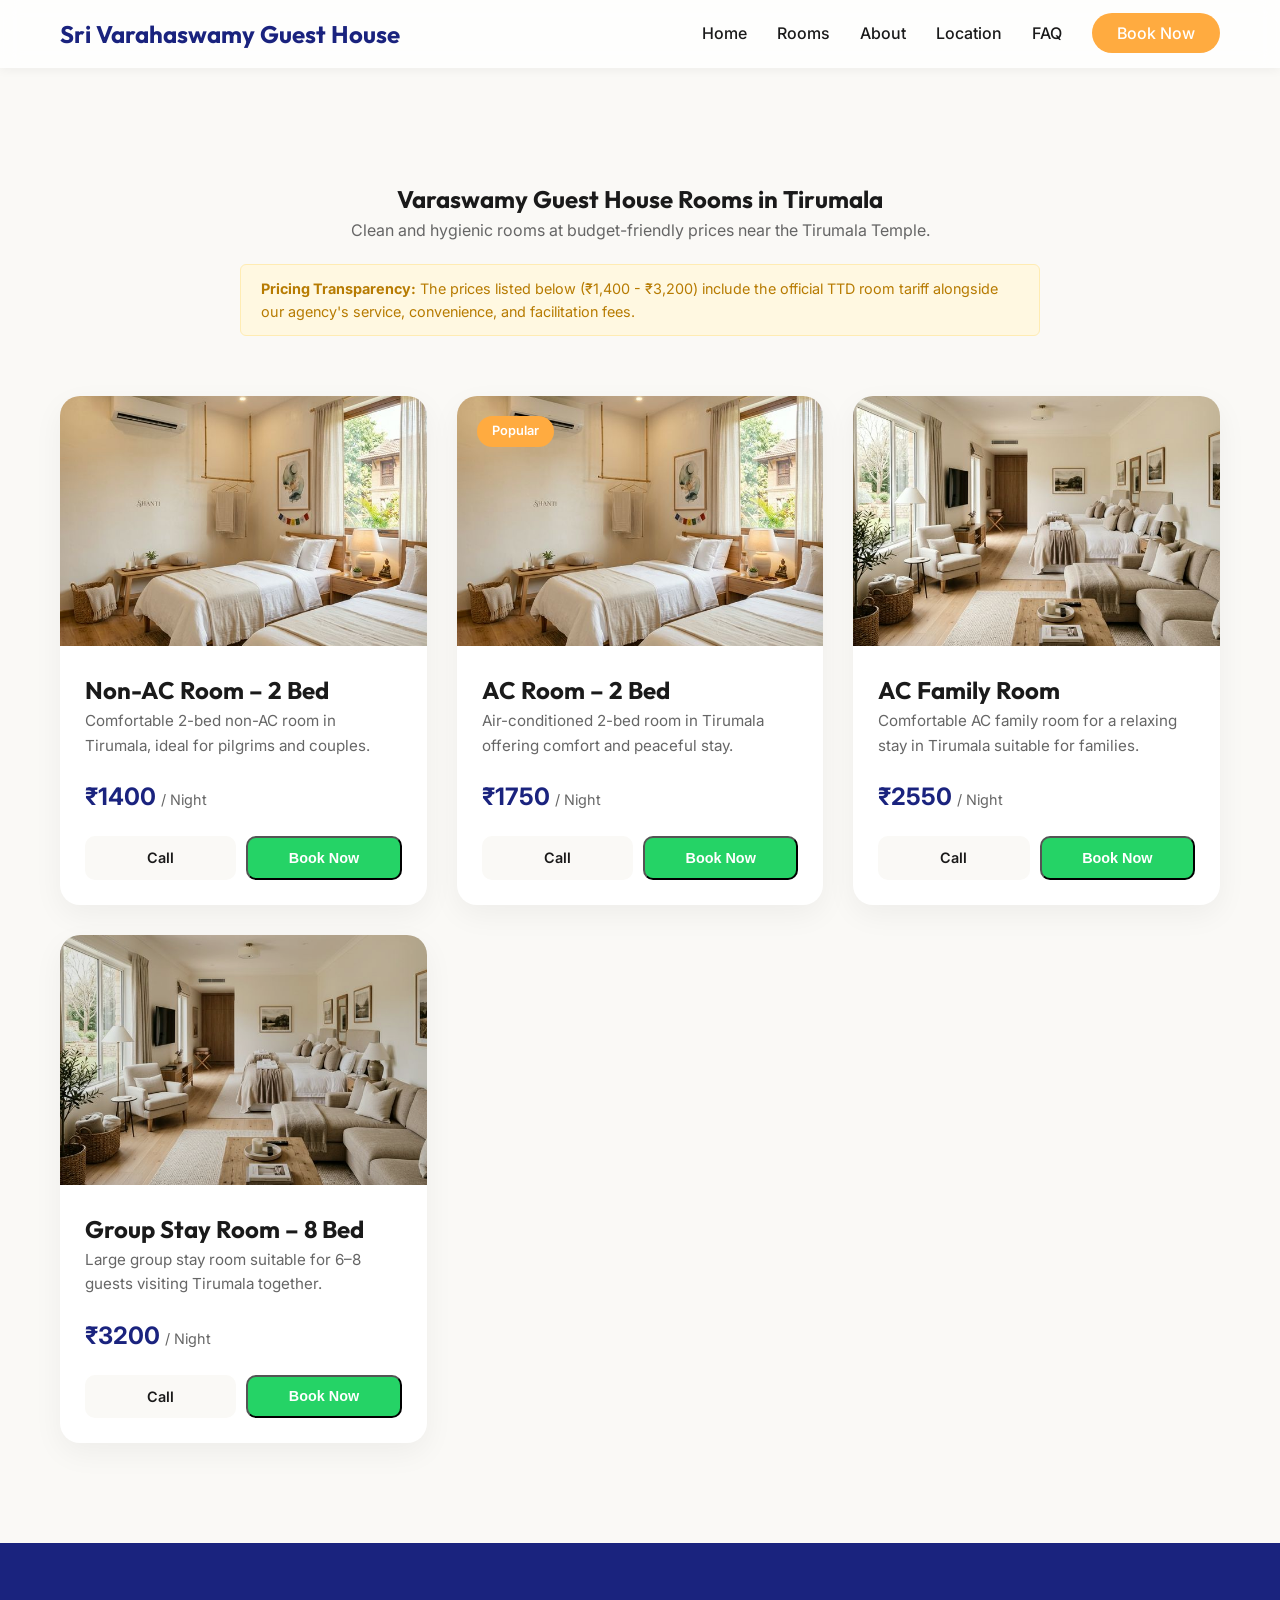
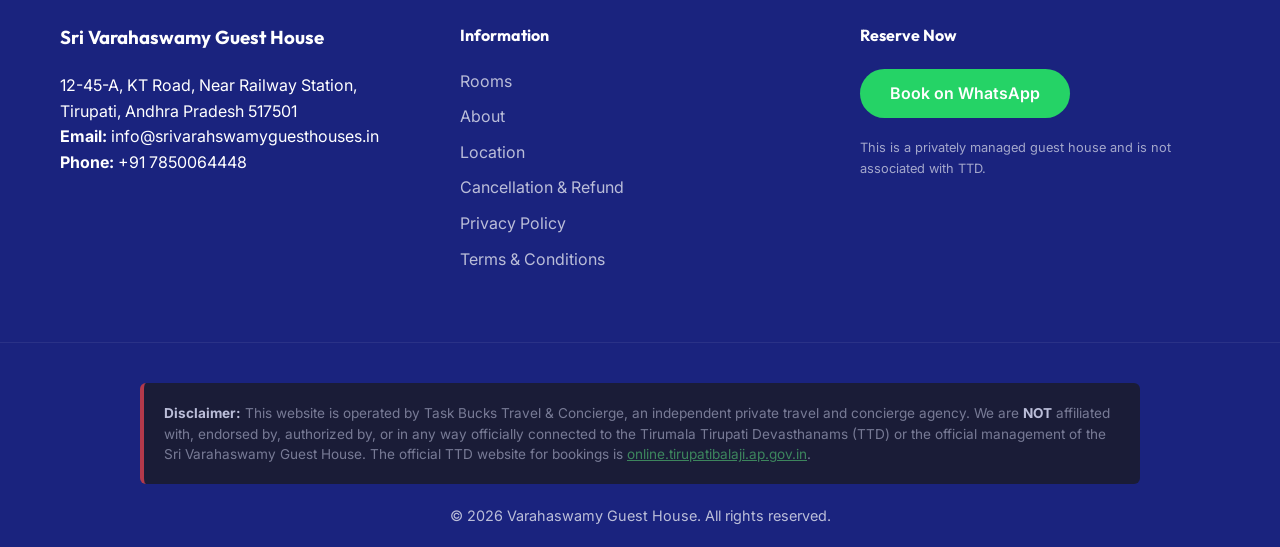
<file: rooms.html>
<!DOCTYPE html>
<html lang="en">
<head>
    <meta charset="UTF-8">
    <meta name="viewport" content="width=device-width, initial-scale=1.0">
    <title>Varaswamy Guest House Rooms | Tirumala Accommodation</title>
    <meta name="description" content="Explore comfortable and affordable rooms at Varahaswamy Guest House in Tirumala. Choose from AC, Non-AC, family, and group accommodation options near the temple.">
    <link rel="canonical" href="https://varahaswamyresthouse.in/rooms.html">
    <meta property="og:title" content="Varaswamy Guest House Rooms | Tirumala Accommodation">
    <meta property="og:description" content="Explore comfortable and affordable rooms at Varahaswamy Guest House in Tirumala. Choose from AC, Non-AC, family, and group accommodation options near the temple.">
    <meta property="og:type" content="website">
    <meta property="og:url" content="https://varahaswamyresthouse.in/rooms.html">
    <link rel="stylesheet" href="style.css">
    <link rel="preconnect" href="https://fonts.googleapis.com">
    <link rel="preconnect" href="https://fonts.gstatic.com" crossorigin>
    <link href="https://fonts.googleapis.com/css2?family=Outfit:wght@300;400;600;700&family=Inter:wght@400;500;600&display=swap" rel="stylesheet">
    
    <!-- Google tag (gtag.js) -->
    <script async src="https://www.googletagmanager.com/gtag/js?id=AW-18048998232"></script>
    <script>
      window.dataLayer = window.dataLayer || [];
      function gtag(){dataLayer.push(arguments);}
      gtag('js', new Date());
      gtag('config', 'AW-18048998232');
    </script>
    <script async src="https://www.googletagmanager.com/gtag/js?id=AW-18251612010"></script>
    <script>
      window.dataLayer = window.dataLayer || [];
      function gtag(){dataLayer.push(arguments);}
      gtag('js', new Date());
      gtag('config', 'AW-18251612010');
    </script>
    <script>
    function gtag_report_conversion(url) {
      var callback = function () {
        if (typeof(url) != 'undefined') {
          window.location = url;
        }
      };
      gtag('event', 'conversion', {
          'send_to': 'AW-18251612010/GsbsCL_o1MEcEOr-hf9D',
          'value': 1.0,
          'currency': 'INR',
          'event_callback': callback
      });
      return false;
    }
    </script>
</head>
<body>
    <nav class="navbar">
        <div class="container">
            <a href="index.html" class="logo">Sri Varahaswamy Guest House</a>
            <ul class="nav-links">
                <li><a href="index.html">Home</a></li>
                <li><a href="rooms.html">Rooms</a></li>
                <li><a href="about.html">About</a></li>
                <li><a href="location.html">Location</a></li>
                <li><a href="faq.html">FAQ</a></li>
                <li><a href="contact.html" class="btn-primary">Book Now</a></li>
            </ul>
            <button class="mobile-menu-toggle">
                <span></span>
                <span></span>
                <span></span>
            </button>
        </div>
    </nav>

    <div style="height: 80px;"></div> <!-- Spacer for fixed navbar -->

    <section id="rooms" class="rooms">
        <div class="container">
            <div class="section-header">
                <h1>Varaswamy Guest House Rooms in Tirumala</h1>
                <p>Clean and hygienic rooms at budget-friendly prices near the Tirumala Temple.</p>
                <div style="background-color: #fff8e1; color: #b77b02; padding: 12px 20px; border-radius: 6px; margin: 20px auto 0; max-width: 800px; border: 1px solid #ffecb3; text-align: left; font-size: 0.9rem;">
                    <strong>Pricing Transparency:</strong> The prices listed below (₹1,400 - ₹3,200) include the official TTD room tariff alongside our agency's service, convenience, and facilitation fees.
                </div>
            </div>
            <div class="room-grid">
                <!-- Non-AC Room - 2 Bed -->
                <div class="room-card">
                    <div class="room-img">
                        <img src="assets/ac-room-varahaswamy-guest-house.png" alt="Non-AC Room at Varahaswamy Guest House">
                    </div>
                    <div class="room-info">
                        <h2>Non-AC Room – 2 Bed</h2>
                        <p>Comfortable 2-bed non-AC room in Tirumala, ideal for pilgrims and couples.</p>
                        <div class="price">₹1400 <span>/ Night</span></div>
                        <div class="room-footer">
                            <a href="tel:+917850064448" class="btn-call">Call</a>
                            <button onclick="openBookingModal('Non-AC Room – 2 Bed')" class="btn-wa">Book Now</button>
                        </div>
                    </div>
                </div>

                <!-- AC Room - 2 Bed -->
                <div class="room-card highlight">
                    <div class="room-img">
                        <img src="assets/ac-room-varahaswamy-guest-house.png" alt="AC Room at Varaswamy Guest House Tirumala">
                        <span class="room-badge">Popular</span>
                    </div>
                    <div class="room-info">
                        <h2>AC Room – 2 Bed</h2>
                        <p>Air-conditioned 2-bed room in Tirumala offering comfort and peaceful stay.</p>
                        <div class="price">₹1750 <span>/ Night</span></div>
                        <div class="room-footer">
                            <a href="tel:+917850064448" class="btn-call">Call</a>
                            <button onclick="openBookingModal('AC Room – 2 Bed')" class="btn-wa">Book Now</button>
                        </div>
                    </div>
                </div>

                <!-- AC Family Room -->
                <div class="room-card">
                    <div class="room-img">
                        <img src="assets/family-room-varaswamy-guest-house.png" alt="AC Family Room at Varaha Swamy Guest House">
                    </div>
                    <div class="room-info">
                        <h2>AC Family Room</h2>
                        <p>Comfortable AC family room for a relaxing stay in Tirumala suitable for families.</p>
                        <div class="price">₹2550 <span>/ Night</span></div>
                        <div class="room-footer">
                            <a href="tel:+917850064448" class="btn-call">Call</a>
                            <button onclick="openBookingModal('AC Family Room')" class="btn-wa">Book Now</button>
                        </div>
                    </div>
                </div>
                
                <!-- Group Stay Room - 8 Bed -->
                <div class="room-card">
                    <div class="room-img">
                        <img src="assets/family-room-varaswamy-guest-house.png" alt="Group Stay Room at Varaswamy Guest House" style="filter: brightness(0.9);">
                    </div>
                    <div class="room-info">
                        <h2>Group Stay Room – 8 Bed</h2>
                        <p>Large group stay room suitable for 6–8 guests visiting Tirumala together.</p>
                        <div class="price">₹3200 <span>/ Night</span></div>
                        <div class="room-footer">
                            <a href="tel:+917850064448" class="btn-call">Call</a>
                            <button onclick="openBookingModal('Group Stay Room – 8 Bed')" class="btn-wa">Book Now</button>
                        </div>
                    </div>
                </div>
            </div>
        </div>
    </section>

    <footer class="footer">
        <div class="container footer-content">
            <div class="footer-info">
                <h3>Sri Varahaswamy Guest House</h3>
                <p>12-45-A, KT Road, Near Railway Station,<br>Tirupati, Andhra Pradesh 517501</p>
                <p><strong>Email:</strong> info@srivarahswamyguesthouses.in</p>
                <p><strong>Phone:</strong> +91 7850064448</p>
            </div>
            <div class="footer-links">
                <h4>Information</h4>
                <ul>
                    <li><a href="rooms.html">Rooms</a></li>
                    <li><a href="about.html">About</a></li>
                    <li><a href="location.html">Location</a></li>
                    <li><a href="refund-policy.html">Cancellation & Refund</a></li>
                    <li><a href="privacy-policy.html">Privacy Policy</a></li>
                    <li><a href="terms-and-conditions.html">Terms & Conditions</a></li>
                </ul>
            </div>
            <div class="footer-cta">
                <h4>Reserve Now</h4>
                <a href="https://wa.me/917850064448" class="btn-whatsapp" onclick="return gtag_report_conversion('https://wa.me/917850064448');">Book on WhatsApp</a>
                <p class="notice">This is a privately managed guest house and is not associated with TTD.</p>
            </div>
        </div>
        <div class="footer-bottom">
            <div style="background-color: #1a1a1a; color: #a0a0a0; padding: 20px; margin: 0 auto 20px; max-width: 1000px; border-radius: 6px; text-align: left; font-size: 0.85rem; line-height: 1.5; border-left: 4px solid #f44336;">
                <strong style="color: #fff;">Disclaimer:</strong> This website is operated by Task Bucks Travel & Concierge, an independent private travel and concierge agency. We are <strong style="color: #fff;">NOT</strong> affiliated with, endorsed by, authorized by, or in any way officially connected to the Tirumala Tirupati Devasthanams (TTD) or the official management of the Sri Varahaswamy Guest House. The official TTD website for bookings is <a href="https://online.tirupatibalaji.ap.gov.in" style="color: #4CAF50; text-decoration: underline;" target="_blank">online.tirupatibalaji.ap.gov.in</a>.
            </div>
            <p>&copy; 2026 Varahaswamy Guest House. All rights reserved.</p>
        </div>
    </footer>

    <!-- Enquiry Modal -->
    <div id="bookingModal" class="modal">
        <div class="modal-content">
            <button class="close-modal">&times;</button>
            <div class="modal-header">
                <h2>Enquiry for <span id="selectedRoom">Room</span></h2>
                <p>Please fill in your details to book your stay.</p>
            </div>
            <div style="background-color: #fff8e1; color: #b77b02; padding: 10px 15px; border-radius: 4px; margin-bottom: 20px; border: 1px solid #ffecb3; text-align: left; font-size: 0.85rem; line-height: 1.4;">
                <strong>Pricing Transparency:</strong> The prices listed include the official TTD room tariff alongside our agency's service, convenience, and facilitation fees.
            </div>
            <form id="enquiryForm" class="booking-form">
                <input type="hidden" id="roomTypeInput" name="roomType">
                <div class="form-group">
                    <label for="fullName">Full Name</label>
                    <input type="text" id="fullName" name="fullName" placeholder="Enter your name" required>
                </div>
                <div class="form-group">
                    <label for="checkIn">Check-in Date</label>
                    <input type="date" id="checkIn" name="checkIn" required>
                </div>
                <div class="form-group">
                    <label for="checkOut">Check-out Date</label>
                    <input type="date" id="checkOut" name="checkOut" required>
                </div>
                <div class="form-group">
                    <label for="numGuests">Number of Guests</label>
                    <input type="number" id="numGuests" name="numGuests" min="1" max="10" placeholder="e.g. 3" required>
                </div>
                <button type="submit" class="btn-whatsapp w-100">Send Enquiry on WhatsApp</button>
            </form>
        </div>
    </div>
    <script>
        document.querySelector('.mobile-menu-toggle').addEventListener('click', function() {
            document.querySelector('.nav-links').classList.toggle('active');
        });
        const bookingModal = document.getElementById('bookingModal');
        const closeBookingBtn = bookingModal.querySelector('.close-modal');
        const enquiryForm = document.getElementById('enquiryForm');
        const selectedRoomSpan = document.getElementById('selectedRoom');
        const roomTypeInput = document.getElementById('roomTypeInput');

        function openBookingModal(roomName) {
            selectedRoomSpan.textContent = roomName;
            roomTypeInput.value = roomName;
            bookingModal.style.display = 'flex';
        }

        closeBookingBtn.onclick = () => bookingModal.style.display = 'none';

        enquiryForm.onsubmit = function(e) {
            e.preventDefault();
            const room = roomTypeInput.value;
            const name = document.getElementById('fullName').value;
            const checkIn = document.getElementById('checkIn').value;
            const checkOut = document.getElementById('checkOut').value;
            const guests = document.getElementById('numGuests').value;

            const message = `Hi, I want to book ${room}.\n\n*Booking Details:*\n- Name: ${name}\n- Check-in: ${checkIn}\n- Check-out: ${checkOut}\n- Guests: ${guests}`;
            const encodedMessage = encodeURIComponent(message);
            const whatsappUrl = `https://wa.me/917850064448?text=${encodedMessage}`;
            
            gtag_report_conversion(whatsappUrl);
            window.open(whatsappUrl, '_blank');
            bookingModal.style.display = 'none';
        };

        window.addEventListener('click', (event) => {
            if (event.target == bookingModal) bookingModal.style.display = 'none';
        });
    </script>
</body>
</html>
</file>
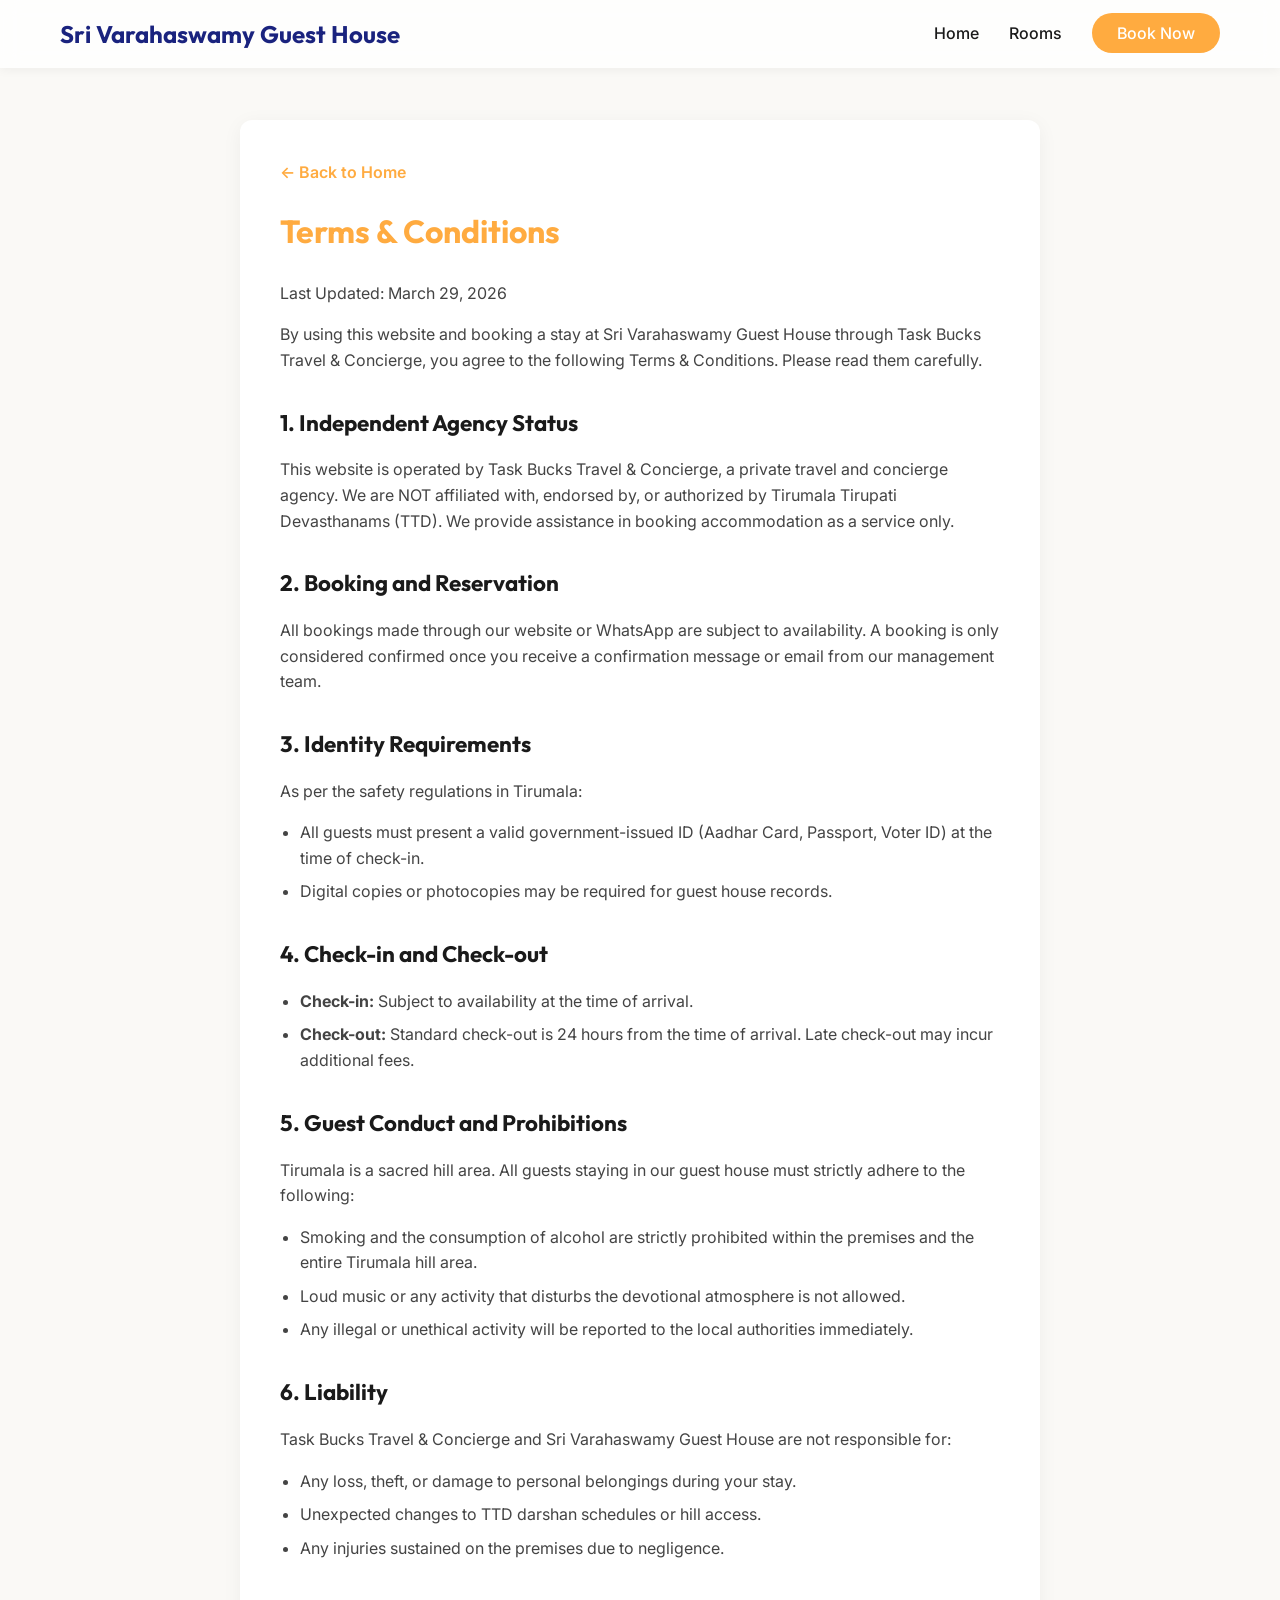
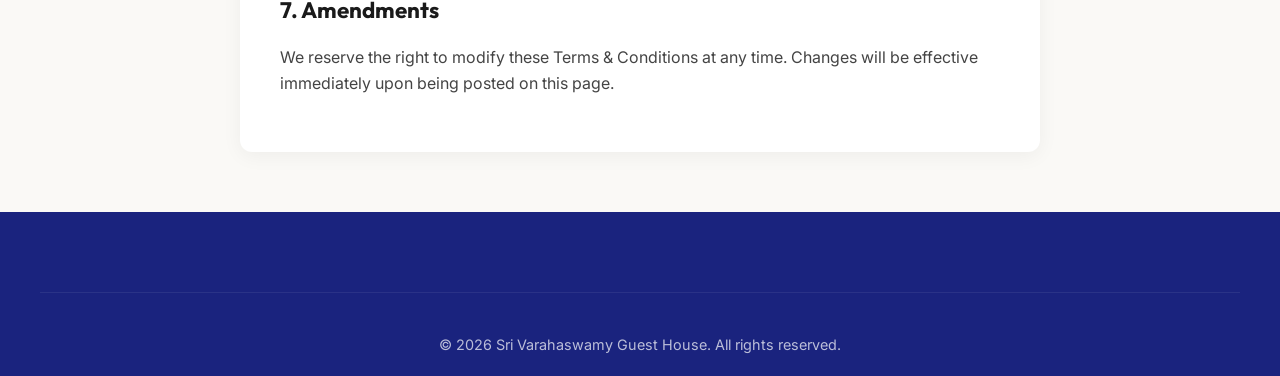
<file: terms-and-conditions.html>
<!DOCTYPE html>
<html lang="en">
<head>
    <meta charset="UTF-8">
    <meta name="viewport" content="width=device-width, initial-scale=1.0">
    <title>Terms & Conditions | Varahaswamy Guest House Tirumala</title>
    <meta name="description" content="Terms and Conditions for booking accommodation at Varahaswamy Guest House in Tirumala.">
    <link rel="canonical" href="https://varahaswamyresthouse.in/terms-and-conditions.html">
    <meta property="og:title" content="Terms & Conditions | Varahaswamy Guest House Tirumala">
    <meta property="og:description" content="Terms and Conditions for booking accommodation at Varahaswamy Guest House in Tirumala.">
    <meta property="og:type" content="website">
    <meta property="og:url" content="https://varahaswamyresthouse.in/terms-and-conditions.html">
    <link rel="stylesheet" href="style.css">
    <link rel="preconnect" href="https://fonts.googleapis.com">
    <link rel="preconnect" href="https://fonts.gstatic.com" crossorigin>
    <link href="https://fonts.googleapis.com/css2?family=Outfit:wght@300;400;600;700&family=Inter:wght@400;500;600&display=swap" rel="stylesheet">
    <style>
        .policy-container {
            max-width: 800px;
            margin: 120px auto 60px;
            padding: 40px;
            background: #fff;
            border-radius: 12px;
            box-shadow: 0 4px 20px rgba(0,0,0,0.05);
        }
        .policy-container h1 {
            margin-bottom: 24px;
            color: var(--primary);
        }
        .policy-container h2 {
            margin-top: 32px;
            margin-bottom: 16px;
            font-size: 1.4rem;
        }
        .policy-container p {
            margin-bottom: 16px;
            line-height: 1.6;
            color: #444;
        }
        .policy-container ul {
            margin-bottom: 16px;
            padding-left: 20px;
        }
        .policy-container li {
            margin-bottom: 8px;
            color: #444;
        }
        .back-home {
            display: inline-block;
            margin-bottom: 20px;
            color: var(--primary);
            text-decoration: none;
            font-weight: 600;
        }
    </style>
    <!-- Google tag (gtag.js) -->
    <script async src="https://www.googletagmanager.com/gtag/js?id=AW-18251612010"></script>
    <script>
      window.dataLayer = window.dataLayer || [];
      function gtag(){dataLayer.push(arguments);}
      gtag('js', new Date());

      gtag('config', 'AW-18251612010');
    </script>
    <!-- Event snippet for Page view conversion page -->
    <script>
    function gtag_report_conversion(url) {
      var callback = function () {
        if (typeof(url) != 'undefined') {
          window.location = url;
        }
      };
      gtag('event', 'conversion', {
          'send_to': 'AW-18251612010/GsbsCL_o1MEcEOr-hf9D',
          'value': 1.0,
          'currency': 'INR',
          'event_callback': callback
      });
      return false;
    }
    </script>
</head>
<body>
    <nav class="navbar">
        <div class="container">
            <a href="index.html" class="logo">Sri Varahaswamy Guest House</a>
            <ul class="nav-links">
                <li><a href="index.html">Home</a></li>
                <li><a href="index.html#rooms">Rooms</a></li>
                <li><a href="index.html#contact" class="btn-primary">Book Now</a></li>
            </ul>
        </div>
    </nav>

    <div class="container">
        <div class="policy-container">
            <a href="index.html" class="back-home">← Back to Home</a>
            <h1>Terms & Conditions</h1>
            <p>Last Updated: March 29, 2026</p>
            
            <p>By using this website and booking a stay at Sri Varahaswamy Guest House through Task Bucks Travel & Concierge, you agree to the following Terms & Conditions. Please read them carefully.</p>

            <h2>1. Independent Agency Status</h2>
            <p>This website is operated by Task Bucks Travel & Concierge, a private travel and concierge agency. We are NOT affiliated with, endorsed by, or authorized by Tirumala Tirupati Devasthanams (TTD). We provide assistance in booking accommodation as a service only.</p>

            <h2>2. Booking and Reservation</h2>
            <p>All bookings made through our website or WhatsApp are subject to availability. A booking is only considered confirmed once you receive a confirmation message or email from our management team.</p>

            <h2>3. Identity Requirements</h2>
            <p>As per the safety regulations in Tirumala:</p>
            <ul>
                <li>All guests must present a valid government-issued ID (Aadhar Card, Passport, Voter ID) at the time of check-in.</li>
                <li>Digital copies or photocopies may be required for guest house records.</li>
            </ul>

            <h2>4. Check-in and Check-out</h2>
            <ul>
                <li><strong>Check-in:</strong> Subject to availability at the time of arrival.</li>
                <li><strong>Check-out:</strong> Standard check-out is 24 hours from the time of arrival. Late check-out may incur additional fees.</li>
            </ul>

            <h2>5. Guest Conduct and Prohibitions</h2>
            <p>Tirumala is a sacred hill area. All guests staying in our guest house must strictly adhere to the following:</p>
            <ul>
                <li>Smoking and the consumption of alcohol are strictly prohibited within the premises and the entire Tirumala hill area.</li>
                <li>Loud music or any activity that disturbs the devotional atmosphere is not allowed.</li>
                <li>Any illegal or unethical activity will be reported to the local authorities immediately.</li>
            </ul>

            <h2>6. Liability</h2>
            <p>Task Bucks Travel & Concierge and Sri Varahaswamy Guest House are not responsible for:</p>
            <ul>
                <li>Any loss, theft, or damage to personal belongings during your stay.</li>
                <li>Unexpected changes to TTD darshan schedules or hill access.</li>
                <li>Any injuries sustained on the premises due to negligence.</li>
            </ul>

            <h2>7. Amendments</h2>
            <p>We reserve the right to modify these Terms & Conditions at any time. Changes will be effective immediately upon being posted on this page.</p>
        </div>
    </div>

    <footer class="footer">
        <div class="container footer-bottom">
            <p>&copy; 2026 Sri Varahaswamy Guest House. All rights reserved.</p>
        </div>
    </footer>
</body>
</html>
</file>
<file: style.css>
:root {
    --primary: #FFAB40; /* Golden/Saffron */
    --primary-dark: #E68A00;
    --secondary: #1A237E; /* Deep Indigo for a spiritual touch */
    --text: #1A1A1A;
    --text-light: #666666;
    --bg-light: #FAF9F6; /* Cream/Pearl white */
    --white: #ffffff;
    --glass: rgba(255, 255, 255, 0.8);
    --shadow: 0 10px 30px rgba(0, 0, 0, 0.05);
    --shadow-hover: 0 20px 40px rgba(0, 0, 0, 0.1);
}

* {
    margin: 0;
    padding: 0;
    box-sizing: border-box;
}

html {
    scroll-behavior: smooth;
}

body {
    font-family: 'Inter', sans-serif;
    color: var(--text);
    background-color: var(--bg-light);
    line-height: 1.6;
}

h1, h2, h3, h4, .logo {
    font-family: 'Outfit', sans-serif;
    font-weight: 700;
}

.container {
    max-width: 1200px;
    margin: 0 auto;
    padding: 0 20px;
}

/* Navbar */
.navbar {
    position: fixed;
    top: 0;
    width: 100%;
    background: var(--glass);
    backdrop-filter: blur(10px);
    z-index: 1000;
    padding: 15px 0;
    box-shadow: 0 2px 10px rgba(0,0,0,0.05);
}

.navbar .container {
    display: flex;
    justify-content: space-between;
    align-items: center;
}

.logo {
    font-size: 1.5rem;
    color: var(--secondary);
    text-decoration: none;
}

.nav-links {
    display: flex;
    list-style: none;
    gap: 30px;
}

.nav-links a {
    text-decoration: none;
    color: var(--text);
    font-weight: 500;
    transition: color 0.3s;
}

.nav-links a:hover {
    color: var(--primary);
}

/* Mobile Menu */
.mobile-menu-toggle {
    display: none;
    flex-direction: column;
    background: none;
    border: none;
    cursor: pointer;
}

.mobile-menu-toggle span {
    width: 25px;
    height: 3px;
    background: var(--text);
    margin: 2px 0;
    border-radius: 2px;
}

/* Buttons */
.btn-primary {
    background: var(--primary);
    color: white !important;
    padding: 10px 25px;
    border-radius: 50px;
    transition: transform 0.3s, background 0.3s;
}

.btn-primary:hover {
    background: var(--primary-dark);
    transform: translateY(-2px);
}

.btn-secondary {
    background: white;
    color: var(--text);
    padding: 12px 30px;
    border-radius: 50px;
    text-decoration: none;
    font-weight: 600;
    box-shadow: var(--shadow);
}

.btn-whatsapp {
    background: #25D366;
    color: white !important;
    padding: 12px 30px;
    border-radius: 50px;
    text-decoration: none;
    font-weight: 600;
    display: inline-flex;
    align-items: center;
    gap: 10px;
    transition: opacity 0.3s;
}

.btn-whatsapp:hover {
    opacity: 0.9;
}

/* Hero */
.hero {
    position: relative;
    height: 90vh;
    display: flex;
    align-items: center;
    overflow: hidden;
    color: white;
}

.hero-bg {
    position: absolute;
    top: 0;
    left: 0;
    width: 100%;
    height: 100%;
    object-fit: cover;
    z-index: -2;
}

.hero-overlay {
    position: absolute;
    top: 0;
    left: 0;
    width: 100%;
    height: 100%;
    background: linear-gradient(rgba(0,0,0,0.6), rgba(0,0,0,0.2));
    z-index: -1;
}

.hero-content {
    text-align: center;
    max-width: 800px;
}

.hero h1 {
    font-size: 3.5rem;
    margin: 20px 0;
    line-height: 1.1;
}

.hero p {
    font-size: 1.2rem;
    margin-bottom: 30px;
    opacity: 0.9;
}

.badge {
    background: var(--primary);
    padding: 5px 15px;
    border-radius: 20px;
    font-size: 0.8rem;
    text-transform: uppercase;
    font-weight: 700;
    letter-spacing: 1px;
}

.hero-btns {
    display: flex;
    gap: 20px;
    justify-content: center;
}

/* Sections */
section {
    padding: 100px 0;
}

.section-header {
    text-align: center;
    margin-bottom: 60px;
}

.section-header h2 {
    font-size: 2.5rem;
    margin-bottom: 10px;
}

.section-header p {
    color: var(--text-light);
}

/* Room Cards */
.room-grid {
    display: grid;
    grid-template-columns: repeat(auto-fit, minmax(300px, 1fr));
    gap: 30px;
}

.room-card {
    background: var(--white);
    border-radius: 20px;
    overflow: hidden;
    box-shadow: var(--shadow);
    transition: transform 0.3s, box-shadow 0.3s;
}

.room-card:hover {
    transform: translateY(-10px);
    box-shadow: var(--shadow-hover);
}

.room-img {
    position: relative;
    height: 250px;
}

.room-img img {
    width: 100%;
    height: 100%;
    object-fit: cover;
}

.room-badge {
    position: absolute;
    top: 20px;
    left: 20px;
    background: var(--primary);
    color: white;
    padding: 5px 15px;
    border-radius: 20px;
    font-size: 0.8rem;
    font-weight: 600;
}

.room-info {
    padding: 25px;
}

.room-info h3 {
    margin-bottom: 10px;
}

.room-info p {
    color: var(--text-light);
    font-size: 0.95rem;
    margin-bottom: 20px;
}

.price {
    font-size: 1.5rem;
    font-weight: 700;
    color: var(--secondary);
    margin-bottom: 20px;
}

.price span {
    font-size: 0.9rem;
    color: var(--text-light);
    font-weight: 400;
}

.room-footer {
    display: flex;
    gap: 10px;
}

.btn-call, .btn-wa {
    flex: 1;
    text-align: center;
    padding: 10px;
    border-radius: 10px;
    text-decoration: none;
    font-weight: 600;
    font-size: 0.9rem;
}

.btn-call {
    background: var(--bg-light);
    color: var(--text);
}

.btn-wa {
    background: #25D366;
    color: white;
}

/* Facilities */
.facilities-grid {
    display: grid;
    grid-template-columns: repeat(auto-fit, minmax(250px, 1fr));
    gap: 30px;
}

.facility-item {
    background: var(--white);
    padding: 40px;
    border-radius: 20px;
    text-align: center;
    transition: background 0.3s;
}

.facility-item:hover {
    background: var(--primary);
    color: white;
}

.facility-item .icon {
    font-size: 2.5rem;
    margin-bottom: 20px;
}

.facility-item h3 {
    margin-bottom: 10px;
}

.facility-item:hover p {
    color: rgba(255,255,255,0.9);
}

/* Reviews Slider */
.testimonial-slider {
    display: flex;
    overflow-x: auto;
    gap: 20px;
    padding: 20px 5px;
    scroll-snap-type: x mandatory;
    scrollbar-width: none; /* Firefox */
    -ms-overflow-style: none;  /* IE and Edge */
}

.testimonial-slider::-webkit-scrollbar {
    display: none; /* Chrome, Safari and Opera */
}

.testimonial-card {
    background: var(--white);
    padding: 40px;
    border-radius: 20px;
    box-shadow: var(--shadow);
    min-width: 350px;
    flex: 0 0 calc(33.333% - 20px);
    scroll-snap-align: center;
    transition: transform 0.3s;
}

@media (max-width: 992px) {
    .testimonial-card {
        flex: 0 0 calc(50% - 20px);
    }
}

@media (max-width: 768px) {
    .testimonial-card {
        flex: 0 0 100%;
        min-width: 100%;
    }
}

.stars {
    color: #FFD700;
    margin-bottom: 15px;
}

.author {
    margin-top: 20px;
    display: flex;
    flex-direction: column;
}

/* About & FAQ */
.grid-2 {
    display: grid;
    grid-template-columns: 1fr 1fr;
    gap: 60px;
}

.booking-advice {
    background: #FFF9C4;
    padding: 20px;
    border-radius: 10px;
    margin-top: 30px;
    border-left: 5px solid var(--primary);
}

/* FAQ Accordion Styling */
.faq-item {
    margin-bottom: 15px;
    background: var(--white);
    border-radius: 12px;
    overflow: hidden;
    box-shadow: 0 4px 15px rgba(0,0,0,0.03);
    border: 1px solid #eee;
}

.faq-question {
    padding: 20px 25px;
    cursor: pointer;
    font-weight: 600;
    display: flex;
    justify-content: space-between;
    align-items: center;
    transition: background 0.3s;
}

.faq-question:hover {
    background: #fbfbfb;
}

.faq-question::after {
    content: '+';
    font-size: 1.2rem;
    color: var(--primary);
    transition: transform 0.3s;
}

.faq-item.active .faq-question::after {
    content: '-';
    transform: rotate(180deg);
}

.faq-answer {
    max-height: 0;
    overflow: hidden;
    padding: 0 25px;
    color: var(--text-light);
    transition: max-height 0.4s ease, padding 0.4s ease;
}

.faq-item.active .faq-answer {
    max-height: 200px;
    padding: 0 25px 25px;
}

/* Location Map Styling */
.location {
    background: var(--bg-light);
}

.map-container {
    width: 100%;
    border-radius: 30px;
    overflow: hidden;
    box-shadow: var(--shadow-hover);
    margin-bottom: 40px;
}

.map-container iframe {
    display: block;
}

.address-card {
    background: var(--white);
    padding: 30px;
    border-radius: 20px;
    box-shadow: var(--shadow);
    text-align: center;
    max-width: 600px;
    margin: 0 auto;
}

.address-item strong {
    display: block;
    color: var(--secondary);
    font-size: 1.1rem;
    margin-bottom: 5px;
}

/* How to Reach & Map */
.how-to-reach {
    background: #fdfdfd;
}

.reach-item {
    margin-bottom: 25px;
    padding: 20px;
    background: var(--white);
    border-radius: 15px;
    box-shadow: 0 5px 15px rgba(0,0,0,0.02);
    border-left: 4px solid var(--primary);
}

.reach-item strong {
    display: block;
    font-size: 1.1rem;
    color: var(--secondary);
    margin-bottom: 8px;
}

.map-box {
    display: flex;
    flex-direction: column;
    gap: 15px;
}

.map-container {
    width: 100%;
    border-radius: 25px;
    overflow: hidden;
    box-shadow: var(--shadow-hover);
}

.map-caption {
    font-size: 0.9rem;
    color: var(--text-light);
    text-align: center;
}

/* Policy Content Styling */
.policy-body {
    max-height: 70vh;
    overflow-y: auto;
    padding-right: 15px;
}

.policy-body p {
    margin-bottom: 15px;
}

.policy-body ul {
    list-style: none;
    padding-left: 0;
}

.policy-body li {
    margin-bottom: 15px;
    padding-left: 20px;
    position: relative;
}

.policy-body li::before {
    content: "•";
    color: var(--primary);
    position: absolute;
    left: 0;
    font-weight: bold;
}

/* Footer */
.footer {
    background: var(--secondary);
    color: white;
    padding: 80px 0 20px;
}

.footer-content {
    display: grid;
    grid-template-columns: repeat(auto-fit, minmax(200px, 1fr));
    gap: 40px;
    margin-bottom: 60px;
}

.footer h3, .footer h4 {
    margin-bottom: 20px;
}

.footer-links ul {
    list-style: none;
}

.footer-links li {
    margin-bottom: 10px;
}

.footer-links a {
    color: rgba(255,255,255,0.7);
    text-decoration: none;
    transition: color 0.3s;
}

.footer-links a:hover {
    color: var(--primary);
}

.notice {
    font-size: 0.8rem;
    opacity: 0.6;
    margin-top: 20px;
}

.footer-bottom {
    text-align: center;
    padding-top: 40px;
    border-top: 1px solid rgba(255,255,255,0.1);
    font-size: 0.9rem;
    opacity: 0.7;
}

/* Modal Styling */
.modal {
    display: none;
    position: fixed;
    top: 0;
    left: 0;
    width: 100%;
    height: 100%;
    background: rgba(0, 0, 0, 0.5);
    backdrop-filter: blur(8px);
    z-index: 2000;
    justify-content: center;
    align-items: center;
    padding: 20px;
}

.modal-content {
    background: var(--white);
    max-width: 500px;
    width: 100%;
    padding: 40px;
    border-radius: 30px;
    position: relative;
    box-shadow: var(--shadow-hover);
    animation: slideUp 0.4s cubic-bezier(0.165, 0.84, 0.44, 1);
}

@keyframes slideUp {
    from { transform: translateY(50px); opacity: 0; }
    to { transform: translateY(0); opacity: 1; }
}

.close-modal {
    position: absolute;
    top: 20px;
    right: 20px;
    font-size: 2rem;
    background: none;
    border: none;
    cursor: pointer;
    color: var(--text-light);
}

.modal-header {
    margin-bottom: 30px;
    text-align: center;
}

.modal-header h2 {
    font-size: 1.8rem;
    color: var(--secondary);
    margin-bottom: 5px;
}

.modal-header p {
    color: var(--text-light);
    font-size: 0.9rem;
}

.booking-form .form-group {
    margin-bottom: 20px;
}

.booking-form label {
    display: block;
    margin-bottom: 8px;
    font-weight: 600;
    font-size: 0.9rem;
}

.booking-form input {
    width: 100%;
    padding: 12px 15px;
    border: 1px solid #ddd;
    border-radius: 12px;
    font-size: 1rem;
    font-family: inherit;
    transition: border-color 0.3s;
}

.booking-form input:focus {
    outline: none;
    border-color: var(--primary);
}

.w-100 {
    width: 100%;
    justify-content: center;
    border: none;
    cursor: pointer;
    font-family: inherit;
    font-size: 1rem;
}

/* Floating Contact Buttons for Mobile */
.floating-contact {
    display: none;
    position: fixed;
    bottom: 25px;
    left: 20px;
    right: 20px;
    justify-content: space-between;
    z-index: 9999;
    pointer-events: none;
}

.floating-btn {
    pointer-events: auto;
    width: 60px;
    height: 60px;
    border-radius: 50%;
    display: flex;
    align-items: center;
    justify-content: center;
    color: white;
    text-decoration: none;
    box-shadow: 0 4px 15px rgba(0,0,0,0.2);
    transition: transform 0.3s cubic-bezier(0.175, 0.885, 0.32, 1.275);
    animation: pulse 2s infinite;
}

.floating-btn:hover {
    transform: scale(1.1);
}

.call-btn {
    background: #FFAB40; /* Theme primary color */
}

.whatsapp-btn {
    background: #25D366;
}

@keyframes pulse {
    0% { transform: scale(1); box-shadow: 0 4px 15px rgba(0,0,0,0.15); }
    50% { transform: scale(1.05); box-shadow: 0 4px 25px rgba(0,0,0,0.25); }
    100% { transform: scale(1); box-shadow: 0 4px 15px rgba(0,0,0,0.15); }
}

@media (max-width: 768px) {
    .nav-links {
        display: none;
        position: absolute;
        top: 100%;
        left: 0;
        width: 100%;
        background: var(--white);
        flex-direction: column;
        padding: 20px;
        text-align: center;
        box-shadow: 0 5px 10px rgba(0,0,0,0.1);
    }

    .nav-links.active {
        display: flex;
    }

    .mobile-menu-toggle {
        display: flex;
    }

    .floating-contact {
        display: flex;
    }

    .hero h1 {
        font-size: 2.2rem;
        padding-top: 40px;
    }

    .hero p {
        font-size: 1.1rem;
        margin-bottom: 20px;
    }

    .hero {
        height: auto;
        min-height: 80vh;
        padding: 120px 0 60px;
    }

    .hero-btns {
        flex-direction: column;
        gap: 15px;
    }

    .btn-secondary, .btn-whatsapp {
        width: 100%;
        justify-content: center;
    }
    
    .navbar .logo {
        font-size: 1.2rem;
    }

    .grid-2 {
        grid-template-columns: 1fr;
    }
}
</file>
